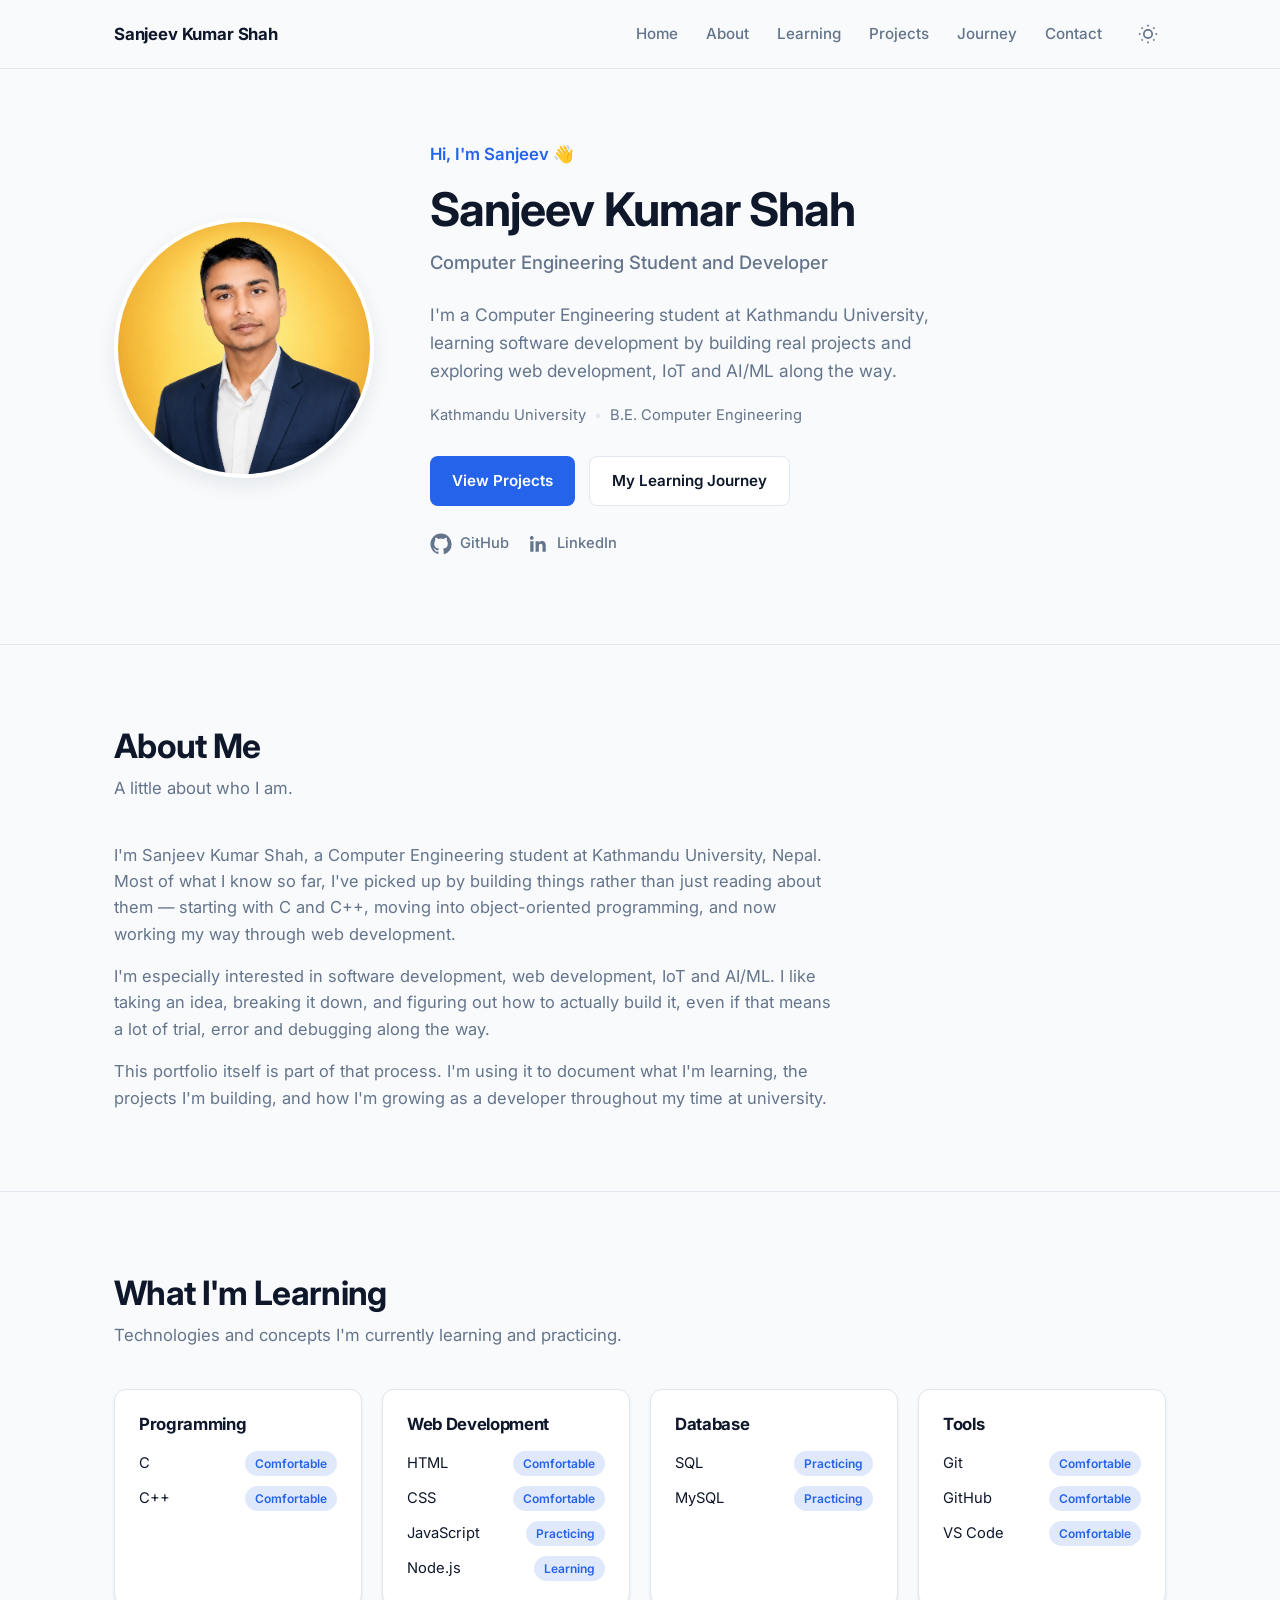
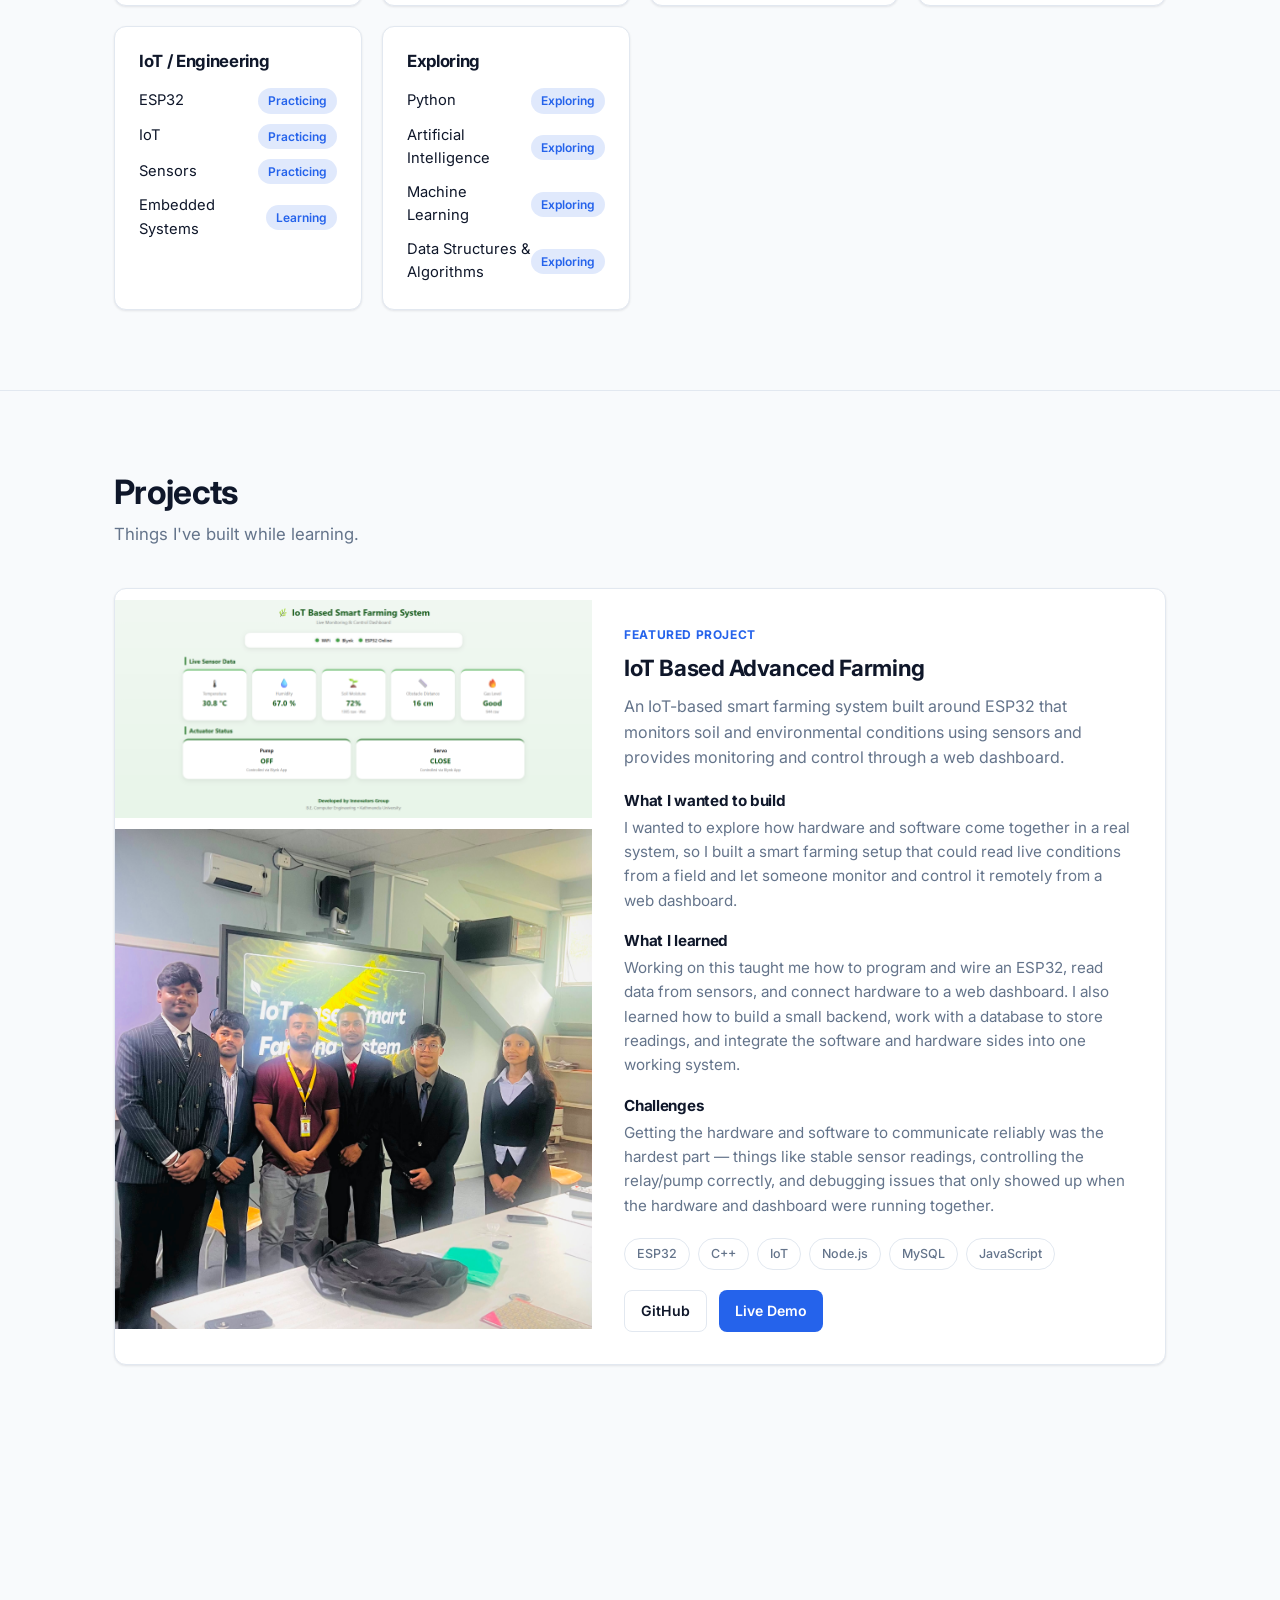
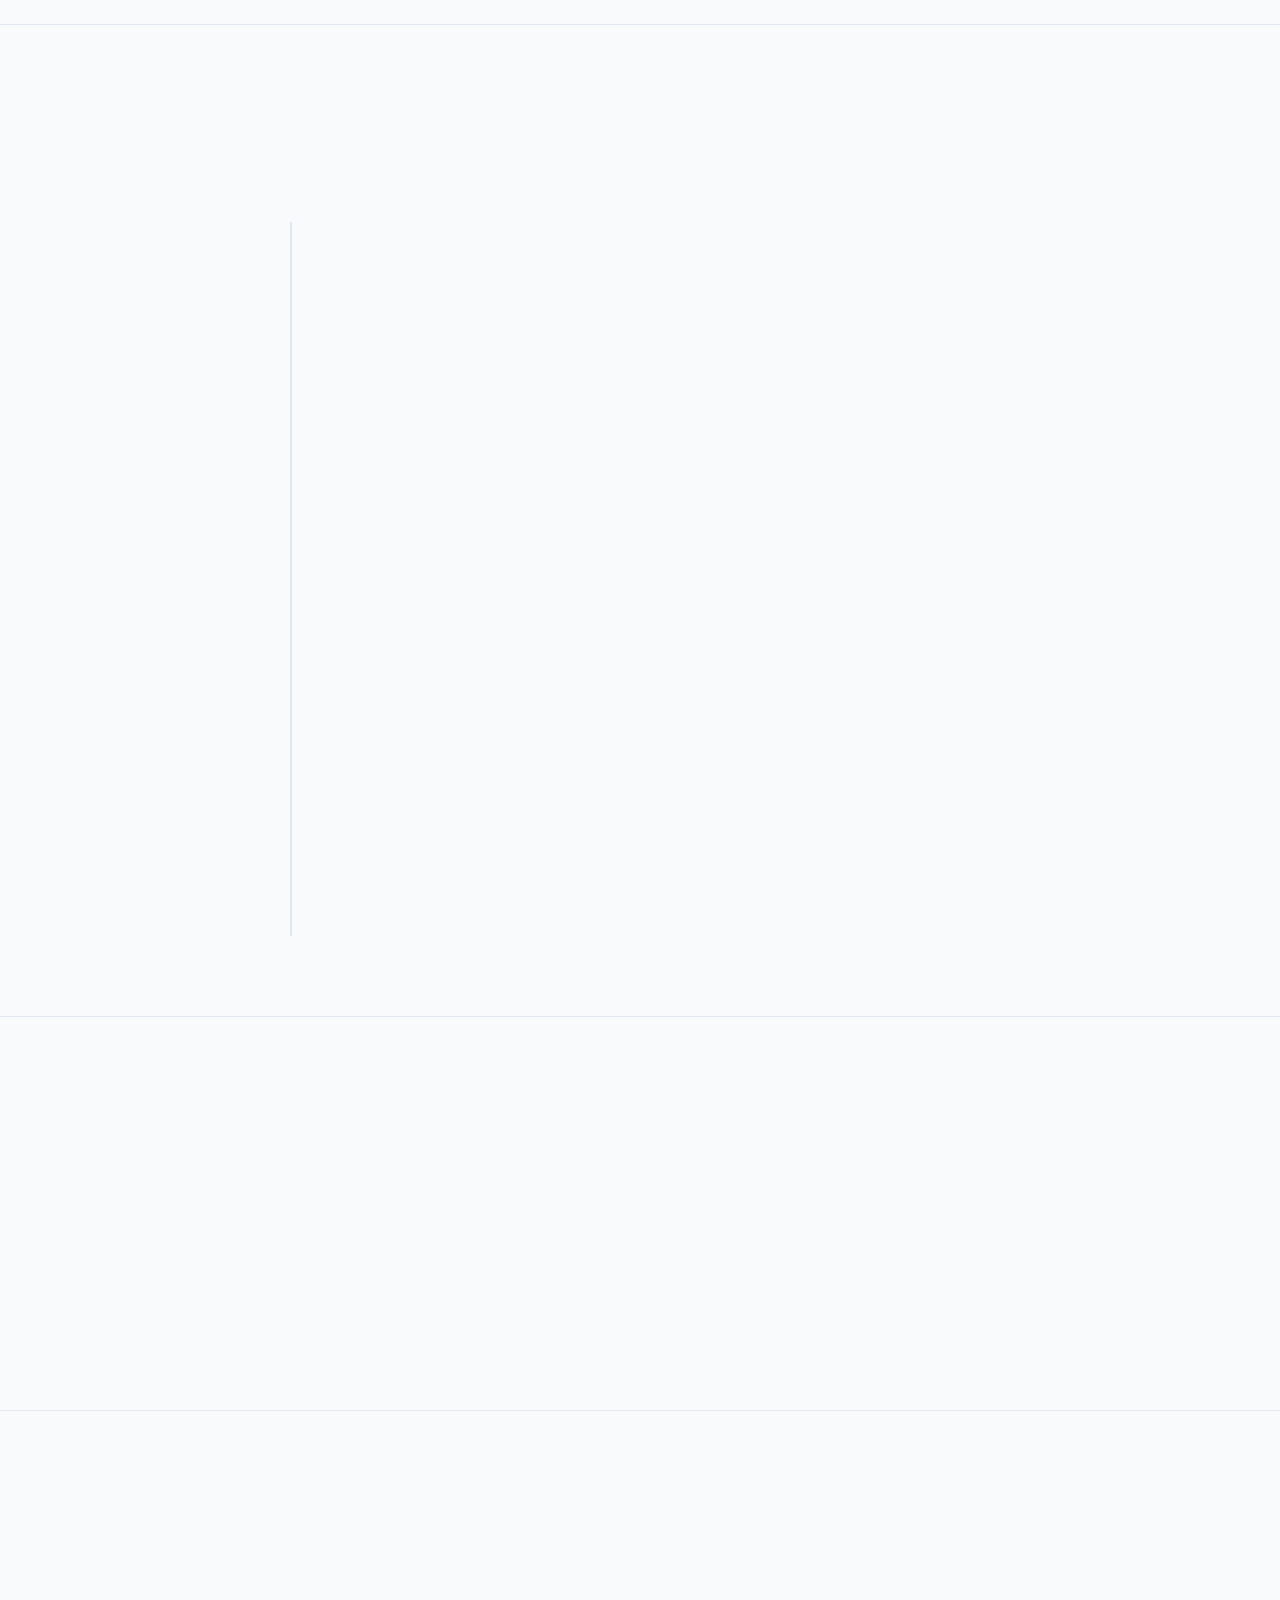
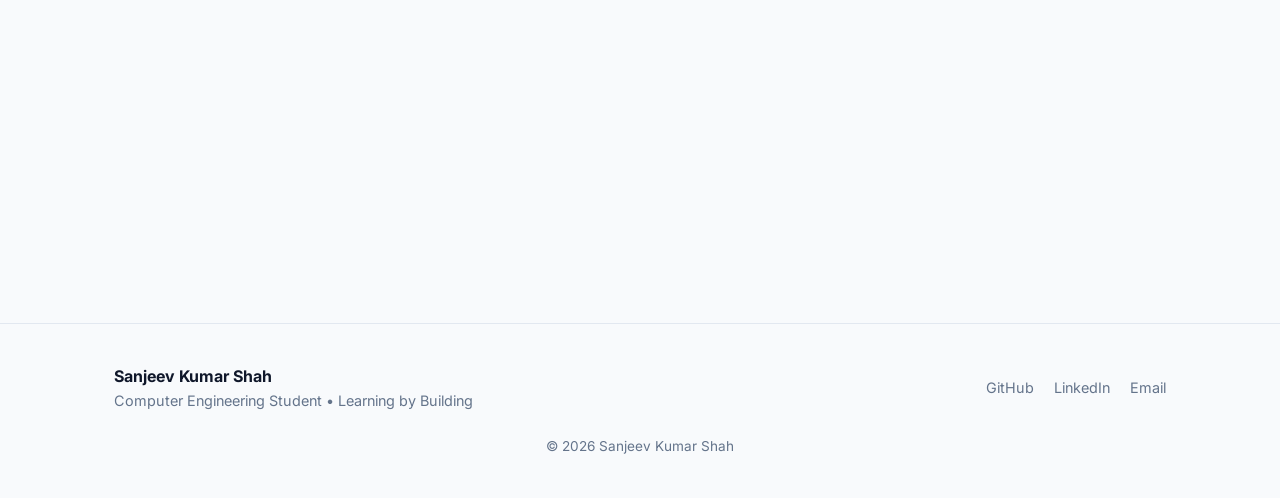
<file: index.html>
<!DOCTYPE html>
<html lang="en">
<head>

    <!-- ============ CHARSET & VIEWPORT ============ -->
    <meta charset="UTF-8">
    <meta name="viewport" content="width=device-width, initial-scale=1.0">

    <!-- <meta name="google-site-verification" content="r2t7p-8wSBsIbMDlZbn2toAnir5kqkb9wHHPvdEp0dc" /> -->
    <meta name="google-site-verification" content="xvXO5SQRZNH00T2v8Ec5EKbkc42Y7o93DeSabK2aAEk" />
    
    <!-- ============ SEO ============ -->
    <title>Sanjeev Kumar Shah - Computer Engineering Student and Developer</title>


    <meta name="description"
          content="Sanjeev Kumar Shah is a Computer Engineering student at Kathmandu University, learning software development, IoT and AI/ML by building real projects.">

    <meta name="author" content="Sanjeev Kumar Shah">

    <meta name="robots" content="index, follow">
    
<link rel="canonical" href="https://sanjeevkumarshah.com.np/">


    <!-- ============ FAVICON ============ -->
    <link rel="icon" type="image/svg+xml" href="favicon2.svg">


    <!-- ============ OPEN GRAPH ============ -->
    <meta property="og:title"
          content="Sanjeev Kumar Shah | Computer Engineering Student & Developer">

    <meta property="og:description"
          content="Computer Engineering student at Kathmandu University, learning by building projects in web development, IoT and AI/ML.">

    <meta property="og:type" content="website">

    <meta property="og:url"
          content="https://sanjeevkumarshah.com.np/">

    <meta property="og:image"
          content="https://sanjeevkumarshah.com.np/assets/profile.png">


    <!-- ============ TWITTER / X CARD ============ -->
    <meta name="twitter:card" content="summary_large_image">

    <meta name="twitter:title" content="Sanjeev Kumar Shah | Computer Engineering Student & Developer">

    <meta name="twitter:description" content="Computer Engineering student at Kathmandu University, learning by building projects in web development, IoT and AI/ML.">

    <meta name="twitter:image" content="https://sanjeevkumarshah.com.np/assets/profile.png">

  <!-- ============ FAVICON ============ -->
  <link rel="icon" type="image/svg+xml" href="favicon2.svg">

  <!-- ============ FONTS ============ -->
  <link rel="preconnect" href="https://fonts.googleapis.com">
  <link rel="preconnect" href="https://fonts.gstatic.com" crossorigin>
  <link href="https://fonts.googleapis.com/css2?family=Inter:wght@400;500;600;700;800&display=swap" rel="stylesheet">

  <!-- ============ STYLES ============ -->
  <link rel="stylesheet" href="style.css">

  <!-- ============ STRUCTURED DATA (Person) ============ -->
<script type="application/ld+json">
{
  "@context": "https://schema.org",
  "@type": "Person",
  "name": "Sanjeev Kumar Shah",
  "url": "https://sanjeevkumarshah.com.np/",
  "jobTitle": "Computer Engineering Student",
  "sameAs": [
    "https://github.com/SANJEEVKUMARSHAH",
    "https://www.linkedin.com/in/sanjeev-kumar-shah-749a11380"
  ]
}
</script>
</head>
<body>

  <!-- ============ SKIP LINK ============ -->
  <a class="skip-link" href="#main">Skip to main content</a>

  <!-- ============ HEADER / NAVIGATION ============ -->
  <header>
    <nav class="navbar" aria-label="Primary navigation">
      <div class="nav-container">
        <a href="#" class="nav-logo">Sanjeev Kumar Shah</a>

        <button class="nav-toggle" id="navToggle" aria-label="Toggle menu" aria-expanded="false" aria-controls="navMenu">
          <span class="hamburger"></span>
        </button>

        <ul class="nav-menu" id="navMenu">
          <li><a href="#home" class="nav-link">Home</a></li>
          <li><a href="#about" class="nav-link">About</a></li>
          <li><a href="#learning" class="nav-link">Learning</a></li>
          <li><a href="#projects" class="nav-link">Projects</a></li>
          <li><a href="#journey" class="nav-link">Journey</a></li>
          <li><a href="#contact" class="nav-link">Contact</a></li>
          <li>
            <button class="theme-toggle" id="themeToggle" aria-label="Toggle dark mode">
              <svg class="icon-sun" width="20" height="20" viewBox="0 0 24 24" fill="none" stroke="currentColor" stroke-width="2" aria-hidden="true"><circle cx="12" cy="12" r="5"></circle><line x1="12" y1="1" x2="12" y2="3"></line><line x1="12" y1="21" x2="12" y2="23"></line><line x1="4.22" y1="4.22" x2="5.64" y2="5.64"></line><line x1="18.36" y1="18.36" x2="19.78" y2="19.78"></line><line x1="1" y1="12" x2="3" y2="12"></line><line x1="21" y1="12" x2="23" y2="12"></line><line x1="4.22" y1="19.78" x2="5.64" y2="18.36"></line><line x1="18.36" y1="5.64" x2="19.78" y2="4.22"></line></svg>
              <svg class="icon-moon" width="20" height="20" viewBox="0 0 24 24" fill="none" stroke="currentColor" stroke-width="2" aria-hidden="true"><path d="M21 12.79A9 9 0 1 1 11.21 3 7 7 0 0 0 21 12.79z"></path></svg>
            </button>
          </li>
        </ul>
      </div>
    </nav>
  </header>

  <main id="main">

    <!-- ============ HERO ============ -->
    <section id="home" class="hero">
      <div class="container hero-grid">
        <div class="hero-image reveal">
          <img src="assets/profile.png" alt="Sanjeev Kumar Shah, Computer Engineering student" width="260" height="260" loading="eager">
        </div>

        <div class="hero-content reveal">
        <p class="hero-greeting">Hi, I'm Sanjeev 👋</p>
        <h1 class="hero-title">Sanjeev Kumar Shah</h1>
        <p class="hero-subtitle">Computer Engineering Student and Developer</p>
          <p class="hero-text">
            I'm a Computer Engineering student at Kathmandu University, learning software
            development by building real projects and exploring web development, IoT and AI/ML
            along the way.
          </p>

          <div class="hero-edu">
            <span>Kathmandu University</span>
            <span class="dot" aria-hidden="true">•</span>
            <span>B.E. Computer Engineering</span>
          </div>

          <div class="hero-buttons">
            <a href="#projects" class="btn btn-primary">View Projects</a>
            <a href="#journey" class="btn btn-secondary">My Learning Journey</a>
          </div>

          <div class="hero-socials">
            <a href="https://github.com/SANJEEVKUMARSHAH" target="_blank" rel="noopener noreferrer" class="social-link" aria-label="GitHub profile">
              <svg width="22" height="22" viewBox="0 0 24 24" fill="currentColor" aria-hidden="true"><path d="M12 .5C5.65.5.5 5.65.5 12c0 5.09 3.29 9.4 7.86 10.93.57.1.78-.25.78-.55 0-.27-.01-1.17-.02-2.12-3.2.7-3.87-1.36-3.87-1.36-.53-1.34-1.29-1.7-1.29-1.7-1.05-.72.08-.7.08-.7 1.17.08 1.78 1.2 1.78 1.2 1.03 1.77 2.71 1.26 3.37.96.1-.75.4-1.26.73-1.55-2.56-.29-5.25-1.28-5.25-5.7 0-1.26.45-2.29 1.19-3.1-.12-.29-.52-1.46.11-3.05 0 0 .97-.31 3.18 1.18a11.1 11.1 0 0 1 5.79 0c2.2-1.49 3.17-1.18 3.17-1.18.64 1.59.24 2.76.12 3.05.74.81 1.18 1.84 1.18 3.1 0 4.43-2.69 5.4-5.26 5.69.41.36.78 1.08.78 2.17 0 1.57-.01 2.83-.01 3.22 0 .3.2.66.79.55A10.52 10.52 0 0 0 23.5 12c0-6.35-5.15-11.5-11.5-11.5z"></path></svg>
              GitHub
            </a>
            <a href="http://www.linkedin.com/in/sanjeev-kumar-shah-749a11380" target="_blank" rel="noopener noreferrer" class="social-link" aria-label="LinkedIn profile">
              <svg width="22" height="22" viewBox="0 0 24 24" fill="currentColor" aria-hidden="true"><path d="M20.45 20.45h-3.56v-5.57c0-1.33-.02-3.04-1.85-3.04-1.86 0-2.14 1.45-2.14 2.94v5.67H9.34V9h3.42v1.56h.05c.48-.9 1.64-1.85 3.38-1.85 3.61 0 4.28 2.38 4.28 5.47v6.27zM5.34 7.43a2.07 2.07 0 1 1 0-4.13 2.07 2.07 0 0 1 0 4.13zM7.12 20.45H3.56V9h3.56v11.45z"></path></svg>
              LinkedIn
            </a>
          </div>
        </div>
      </div>
    </section>

    <!-- ============ ABOUT ============ -->
    <section id="about" class="section about">
      <div class="container">
        <h2 class="section-title reveal">About Me</h2>
        <p class="section-subtitle reveal">A little about who I am.</p>

        <div class="about-content reveal">
          <p>
            I'm Sanjeev Kumar Shah, a Computer Engineering student at Kathmandu University, Nepal.
            Most of what I know so far, I've picked up by building things rather than just reading
            about them &mdash; starting with C and C++, moving into object-oriented programming,
            and now working my way through web development.
          </p>
          <p>
            I'm especially interested in software development, web development, IoT and AI/ML.
            I like taking an idea, breaking it down, and figuring out how to actually build it,
            even if that means a lot of trial, error and debugging along the way.
          </p>
          <p>
            This portfolio itself is part of that process. I'm using it to document what I'm
            learning, the projects I'm building, and how I'm growing as a developer throughout
            my time at university.
          </p>
        </div>
      </div>
    </section>

    <!-- ============ WHAT I'M LEARNING ============ -->
    <section id="learning" class="section learning">
      <div class="container">
        <h2 class="section-title reveal">What I'm Learning</h2>
        <p class="section-subtitle reveal">Technologies and concepts I'm currently learning and practicing.</p>

        <div class="learning-grid">

          <div class="learning-card reveal">
            <h3>Programming</h3>
            <ul class="skill-list">
              <li><span>C</span><span class="skill-tag">Comfortable</span></li>
              <li><span>C++</span><span class="skill-tag">Comfortable</span></li>
            </ul>
          </div>

          <div class="learning-card reveal">
            <h3>Web Development</h3>
            <ul class="skill-list">
              <li><span>HTML</span><span class="skill-tag">Comfortable</span></li>
              <li><span>CSS</span><span class="skill-tag">Comfortable</span></li>
              <li><span>JavaScript</span><span class="skill-tag">Practicing</span></li>
              <li><span>Node.js</span><span class="skill-tag">Learning</span></li>
            </ul>
          </div>

          <div class="learning-card reveal">
            <h3>Database</h3>
            <ul class="skill-list">
              <li><span>SQL</span><span class="skill-tag">Practicing</span></li>
              <li><span>MySQL</span><span class="skill-tag">Practicing</span></li>
            </ul>
          </div>

          <div class="learning-card reveal">
            <h3>Tools</h3>
            <ul class="skill-list">
              <li><span>Git</span><span class="skill-tag">Comfortable</span></li>
              <li><span>GitHub</span><span class="skill-tag">Comfortable</span></li>
              <li><span>VS Code</span><span class="skill-tag">Comfortable</span></li>
            </ul>
          </div>

          <div class="learning-card reveal">
            <h3>IoT / Engineering</h3>
            <ul class="skill-list">
              <li><span>ESP32</span><span class="skill-tag">Practicing</span></li>
              <li><span>IoT</span><span class="skill-tag">Practicing</span></li>
              <li><span>Sensors</span><span class="skill-tag">Practicing</span></li>
              <li><span>Embedded Systems</span><span class="skill-tag">Learning</span></li>
            </ul>
          </div>

          <div class="learning-card reveal">
            <h3>Exploring</h3>
            <ul class="skill-list">
              <li><span>Python</span><span class="skill-tag">Exploring</span></li>
              <li><span>Artificial Intelligence</span><span class="skill-tag">Exploring</span></li>
              <li><span>Machine Learning</span><span class="skill-tag">Exploring</span></li>
              <li><span>Data Structures &amp; Algorithms</span><span class="skill-tag">Exploring</span></li>
            </ul>
          </div>

        </div>
      </div>
    </section>

    <!-- ============ PROJECTS ============ -->
    <section id="projects" class="section projects">
      <div class="container">
        <h2 class="section-title reveal">Projects</h2>
        <p class="section-subtitle reveal">Things I've built while learning.</p>

        <!-- Featured Project -->
        <article class="project-card featured reveal">
          <div class="project-image">
            <img src="assets/projects/smart-farming webpage.png" alt="IoT Based Advanced Farming project"  id ="web-img" loading="lazy" >
            <img src="assets/projects/group.jpg"  alt="project Member" id="group-img"  loading="lazy" >
          </div>
          <div class="project-details">
            <span class="project-badge">Featured Project</span>
            <h3>IoT Based Advanced Farming</h3>
            <p class="project-description">
              An IoT-based smart farming system built around ESP32 that monitors soil and
              environmental conditions using sensors and provides monitoring and control
              through a web dashboard.
            </p>

            <div class="project-block">
              <h4>What I wanted to build</h4>
              <p>
                I wanted to explore how hardware and software come together in a real system,
                so I built a smart farming setup that could read live conditions from a field
                and let someone monitor and control it remotely from a web dashboard.
              </p>
            </div>

            <div class="project-block">
              <h4>What I learned</h4>
              <p>
                Working on this taught me how to program and wire an ESP32, read data from
                sensors, and connect hardware to a web dashboard. I also learned how to build
                a small backend, work with a database to store readings, and integrate the
                software and hardware sides into one working system.
              </p>
            </div>

            <div class="project-block">
              <h4>Challenges</h4>
              <p>
                Getting the hardware and software to communicate reliably was the hardest part
                &mdash; things like stable sensor readings, controlling the relay/pump correctly,
                and debugging issues that only showed up when the hardware and dashboard were
                running together.
              </p>
            </div>

            <div class="project-tags">
              <span class="tag">ESP32</span>
              <span class="tag">C++</span>
              <span class="tag">IoT</span>
              <span class="tag">Node.js</span>
              <span class="tag">MySQL</span>
              <span class="tag">JavaScript</span>
            </div>

            <div class="project-buttons">
              <a href="https://github.com/SANJEEVKUMARSHAH/iot-smart-farming-esp32.git" class="btn btn-secondary btn-small" aria-label="GitHub repository for IoT Based Advanced Farming">GitHub</a>
              <a href="#" class="btn btn-primary btn-small" aria-label="Live demo for IoT Based Advanced Farming">Live Demo</a>
            </div>
          </div>
        </article>

       

        <!-- Future Projects -->
        <div class="project-card future reveal">
          <h3>More Projects Coming Soon</h3>
          <p>I'm continuing to learn and build. More projects will be added here as I progress.</p>
        </div>

      </div>
    </section>

    <!-- ============ LEARNING JOURNEY ============ -->
    <section id="journey" class="section journey">
      <div class="container">
        <h2 class="section-title reveal">My Learning Journey</h2>
        <p class="section-subtitle reveal">A timeline of what I've been learning and building.</p>

        <ol class="timeline">
          <li class="timeline-item reveal">
            <div class="timeline-marker" aria-hidden="true"></div>
            <div class="timeline-content">
              <h3>Started Computer Engineering</h3>
              <p>Began my B.E. in Computer Engineering at Kathmandu University.</p>
            </div>
          </li>
          <li class="timeline-item reveal">
            <div class="timeline-marker" aria-hidden="true"></div>
            <div class="timeline-content">
              <h3>C</h3>
              <p>Learned the fundamentals of programming with C.</p>
            </div>
          </li>
          <li class="timeline-item reveal">
            <div class="timeline-marker" aria-hidden="true"></div>
            <div class="timeline-content">
              <h3>C++</h3>
              <p>Moved on to C++ and built on my programming fundamentals.</p>
            </div>
          </li>
          <li class="timeline-item reveal">
            <div class="timeline-marker" aria-hidden="true"></div>
            <div class="timeline-content">
              <h3>Object-Oriented Programming</h3>
              <p>Learned OOP concepts and applied them in projects like the Library Management System.</p>
            </div>
          </li>
          <li class="timeline-item reveal">
            <div class="timeline-marker" aria-hidden="true"></div>
            <div class="timeline-content">
              <h3>HTML &amp; CSS</h3>
              <p>Started building web pages and learning how to structure and style them.</p>
            </div>
          </li>
          <li class="timeline-item reveal">
            <div class="timeline-marker" aria-hidden="true"></div>
            <div class="timeline-content">
              <h3>JavaScript</h3>
              <p>Began learning JavaScript to make web pages interactive.</p>
            </div>
          </li>
          <li class="timeline-item reveal">
            <div class="timeline-marker" aria-hidden="true"></div>
            <div class="timeline-content">
              <h3>Git &amp; GitHub</h3>
              <p>Learned version control and how to manage and share my projects.</p>
            </div>
          </li>
          <li class="timeline-item reveal">
            <div class="timeline-marker" aria-hidden="true"></div>
            <div class="timeline-content">
              <h3>IoT / ESP32</h3>
              <p>Explored embedded systems and IoT by building the Smart Farming project with ESP32.</p>
            </div>
          </li>
          <li class="timeline-item reveal current">
            <div class="timeline-marker" aria-hidden="true"></div>
            <div class="timeline-content">
              <h3>Current Learning</h3>
              <p>Python, Data Structures, AI/ML, Backend Development.</p>
            </div>
          </li>
        </ol>
      </div>
    </section>

    <!-- ============ CURRENTLY WORKING ON ============ -->
    <section id="currently" class="section currently">
      <div class="container">
        <h2 class="section-title reveal">Currently Working On</h2>

        <!--
          EASY TO UPDATE: edit the content inside .current-card below
          to change what you're currently working on.
        -->
        <div class="current-card reveal">
          <span class="status-badge">In Progress</span>
          <h3>Improving JavaScript</h3>
          <p>
            I'm currently strengthening my JavaScript fundamentals and learning more about
            asynchronous programming, APIs and backend development.
          </p>
        </div>
      </div>
    </section>

    <!-- ============ CONTACT ============ -->
    <section id="contact" class="section contact">
      <div class="container">
        <h2 class="section-title reveal">Let's Connect</h2>
        <p class="section-subtitle reveal">
          I'm always interested in learning, building projects and connecting with other
          students and developers.
        </p>

        <div class="contact-grid">
          <a href="mailto:shahsanjeev700@gmail.com" class="contact-card reveal">
            <svg width="24" height="24" viewBox="0 0 24 24" fill="none" stroke="currentColor" stroke-width="2" aria-hidden="true"><path d="M4 4h16v16H4z" opacity="0"></path><path d="M22 6c0-1.1-.9-2-2-2H4a2 2 0 0 0-2 2v12c0 1.1.9 2 2 2h16a2 2 0 0 0 2-2V6z"></path><polyline points="22,6 12,13 2,6"></polyline></svg>
            <h3>Email</h3>
            <p>shahsanjeev700@gmail.com</p>
          </a>

          <a href="https://github.com/SANJEEVKUMARSHAH" target="_blank" rel="noopener noreferrer" class="contact-card reveal">
            <svg width="24" height="24" viewBox="0 0 24 24" fill="currentColor" aria-hidden="true"><path d="M12 .5C5.65.5.5 5.65.5 12c0 5.09 3.29 9.4 7.86 10.93.57.1.78-.25.78-.55 0-.27-.01-1.17-.02-2.12-3.2.7-3.87-1.36-3.87-1.36-.53-1.34-1.29-1.7-1.29-1.7-1.05-.72.08-.7.08-.7 1.17.08 1.78 1.2 1.78 1.2 1.03 1.77 2.71 1.26 3.37.96.1-.75.4-1.26.73-1.55-2.56-.29-5.25-1.28-5.25-5.7 0-1.26.45-2.29 1.19-3.1-.12-.29-.52-1.46.11-3.05 0 0 .97-.31 3.18 1.18a11.1 11.1 0 0 1 5.79 0c2.2-1.49 3.17-1.18 3.17-1.18.64 1.59.24 2.76.12 3.05.74.81 1.18 1.84 1.18 3.1 0 4.43-2.69 5.4-5.26 5.69.41.36.78 1.08.78 2.17 0 1.57-.01 2.83-.01 3.22 0 .3.2.66.79.55A10.52 10.52 0 0 0 23.5 12c0-6.35-5.15-11.5-11.5-11.5z"></path></svg>
            <h3>GitHub</h3>
            <p>github.com/SANJEEVKUMARSHAH</p>
          </a>

          <a href="http://www.linkedin.com/in/sanjeev-kumar-shah-749a11380" target="_blank" rel="noopener noreferrer" class="contact-card reveal">
            <svg width="24" height="24" viewBox="0 0 24 24" fill="currentColor" aria-hidden="true"><path d="M20.45 20.45h-3.56v-5.57c0-1.33-.02-3.04-1.85-3.04-1.86 0-2.14 1.45-2.14 2.94v5.67H9.34V9h3.42v1.56h.05c.48-.9 1.64-1.85 3.38-1.85 3.61 0 4.28 2.38 4.28 5.47v6.27zM5.34 7.43a2.07 2.07 0 1 1 0-4.13 2.07 2.07 0 0 1 0 4.13zM7.12 20.45H3.56V9h3.56v11.45z"></path></svg>
            <h3>LinkedIn</h3>
            <p>linkedin.com/in/sanjeev-kumar-shah</p>
          </a>
        </div>

        <div class="resume-download reveal">
          <a href="assets/resume.pdf" class="btn btn-secondary" view> View Resume</a>
        </div>
      </div>
    </section>

  </main>

  <!-- ============ FOOTER ============ -->
  <footer class="footer">
    <div class="container footer-content">
      <div class="footer-info">
        <p class="footer-name">Sanjeev Kumar Shah</p>
        <p class="footer-tagline">Computer Engineering Student &bull; Learning by Building</p>
      </div>

      <ul class="footer-links">
        <li><a href="https://github.com/SANJEEVKUMARSHAH" target="_blank" rel="noopener noreferrer">GitHub</a></li>
        <li><a href="http://www.linkedin.com/in/sanjeev-kumar-shah-749a11380" target="_blank" rel="noopener noreferrer">LinkedIn</a></li>
        <li><a href="mailto:shahsanjeev700@gmail.com">Email</a></li>
      </ul>

      <p class="footer-copyright">&copy; <span id="year"></span> Sanjeev Kumar Shah</p>
    </div>
  </footer>

  <script src="script.js"></script>
</body>
</html>
</file>
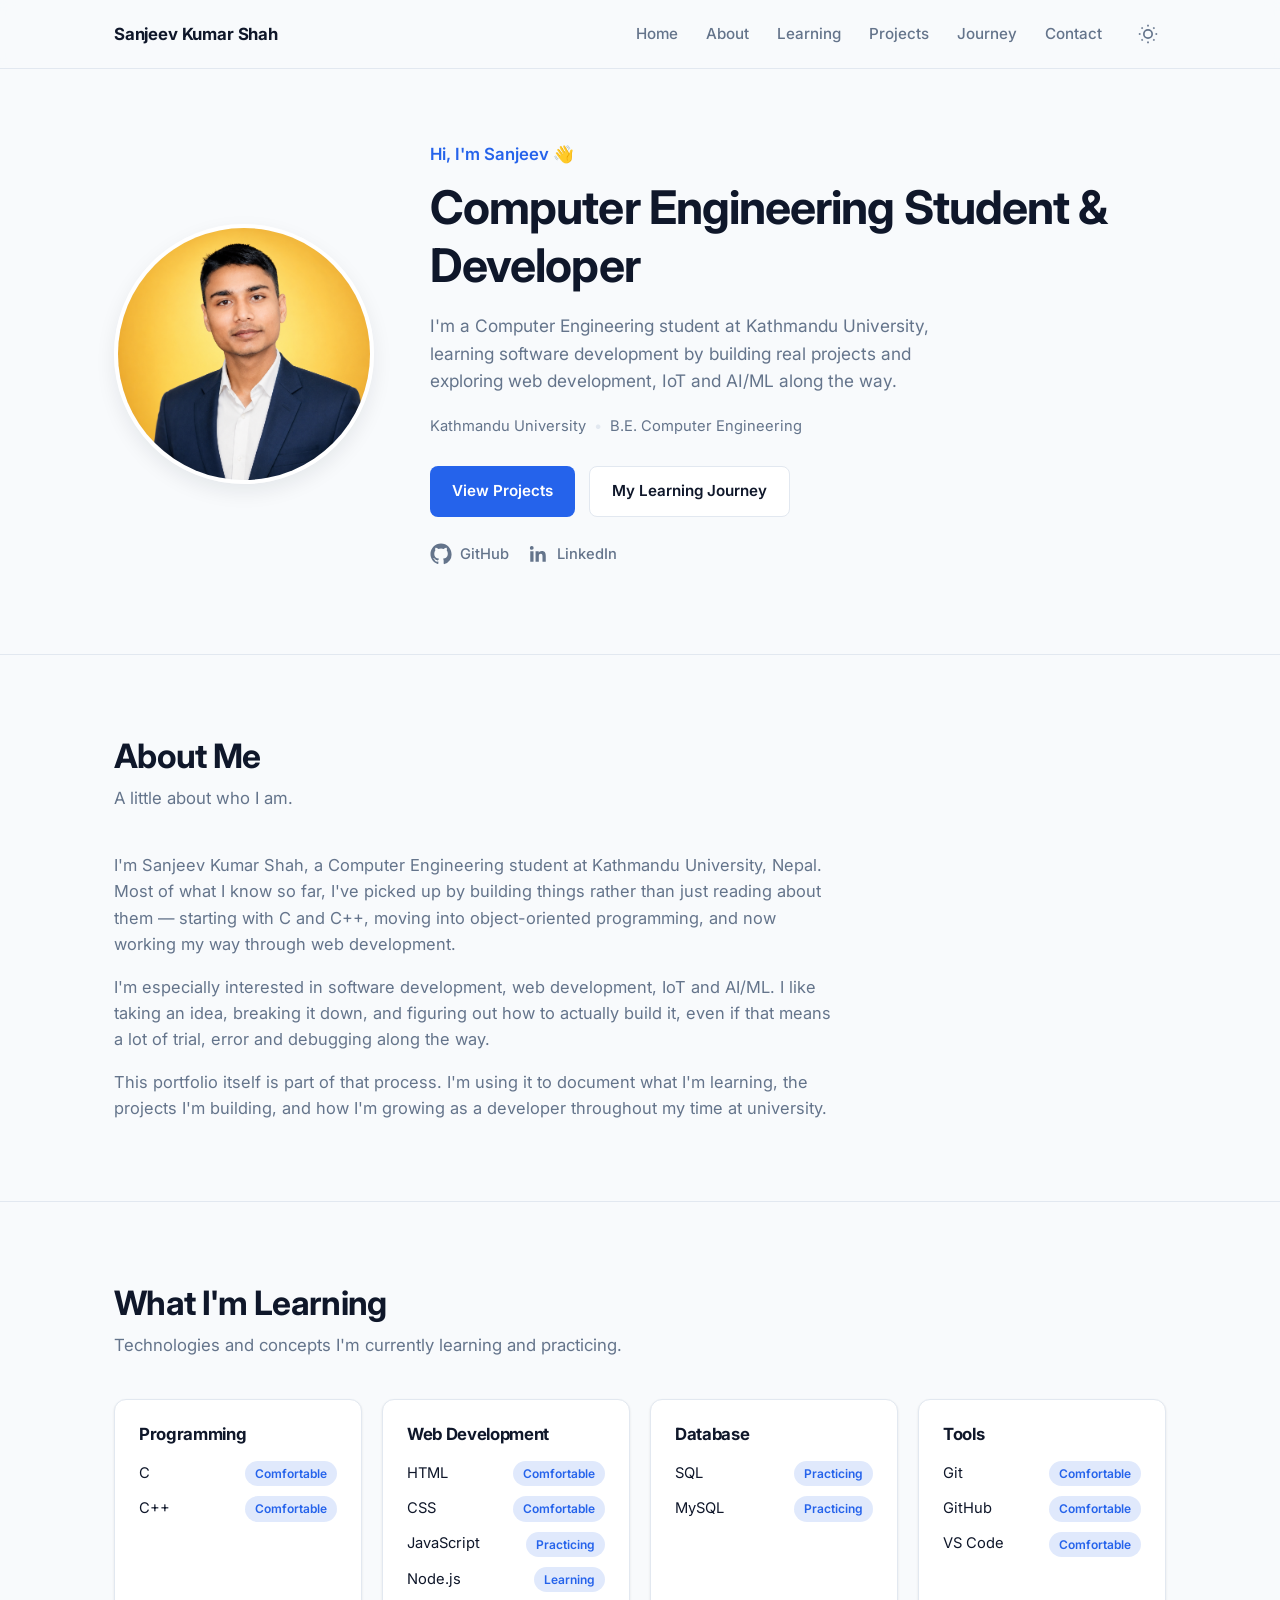
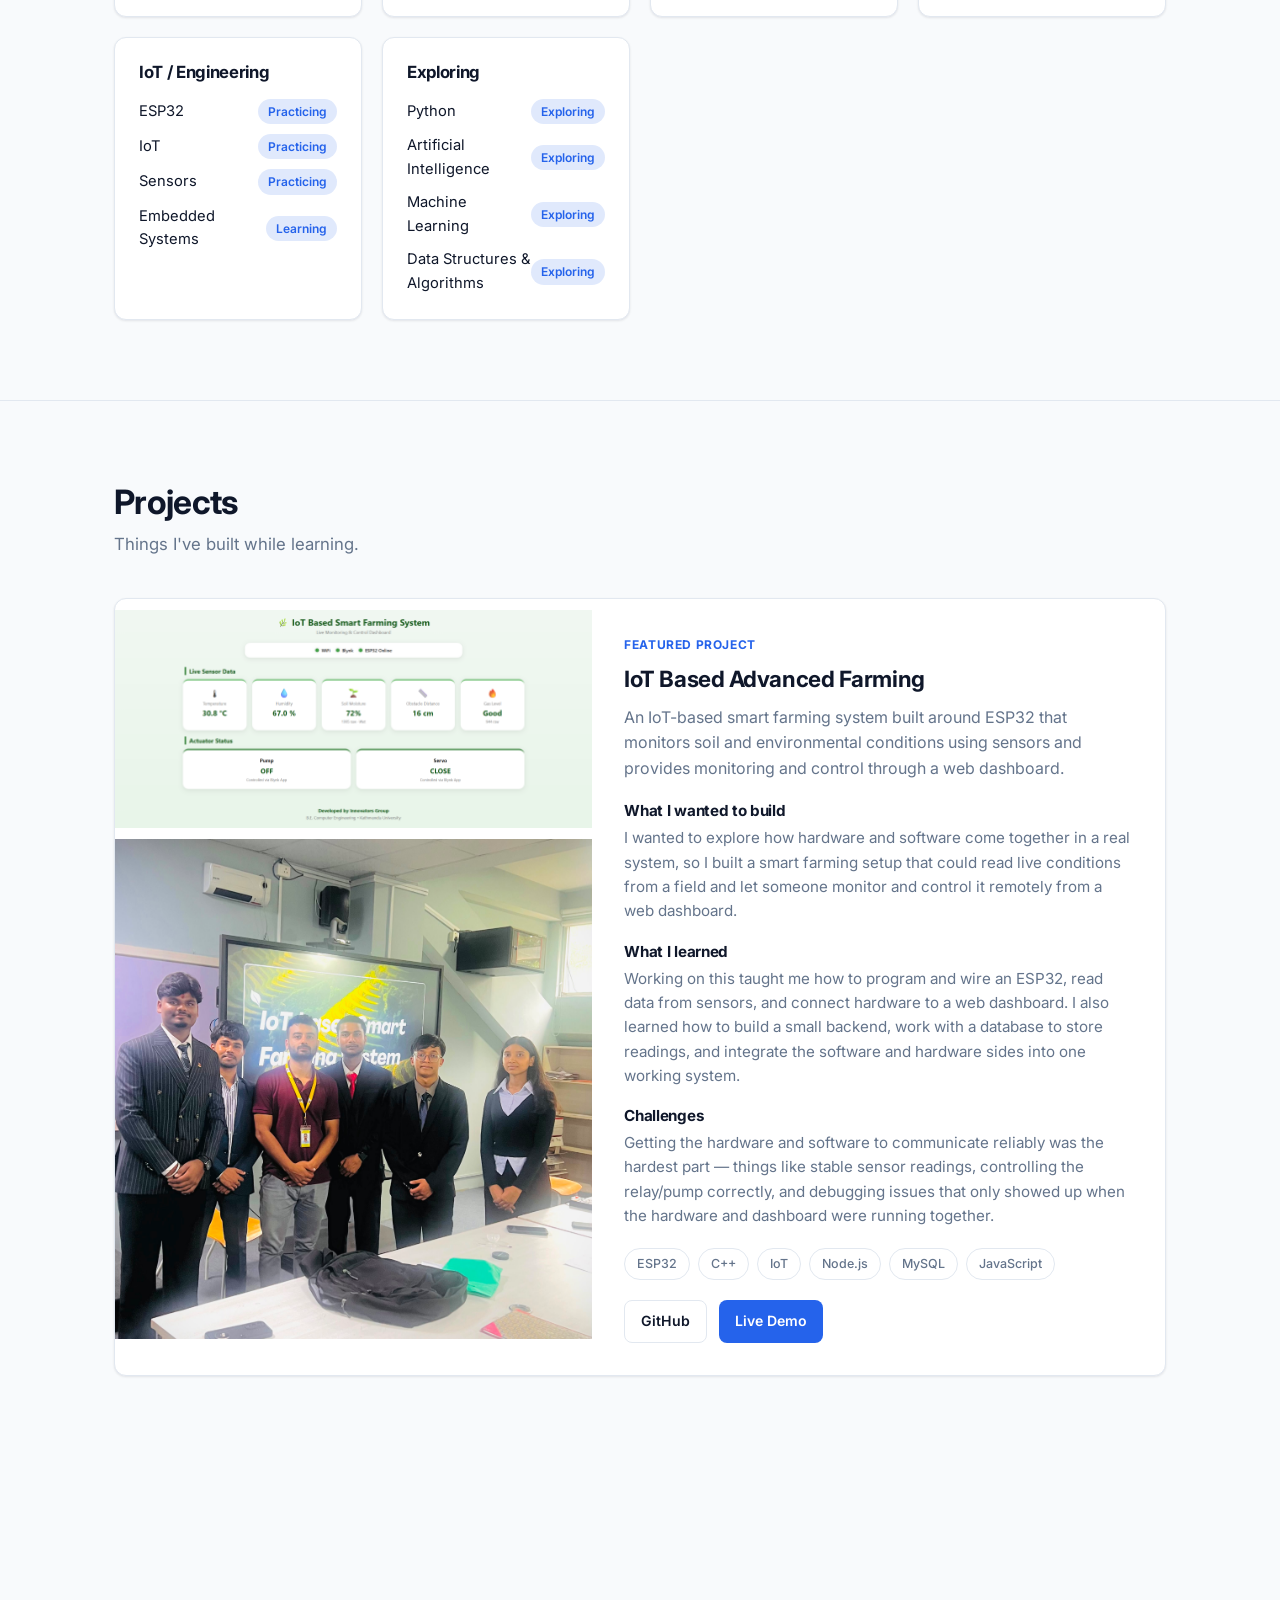
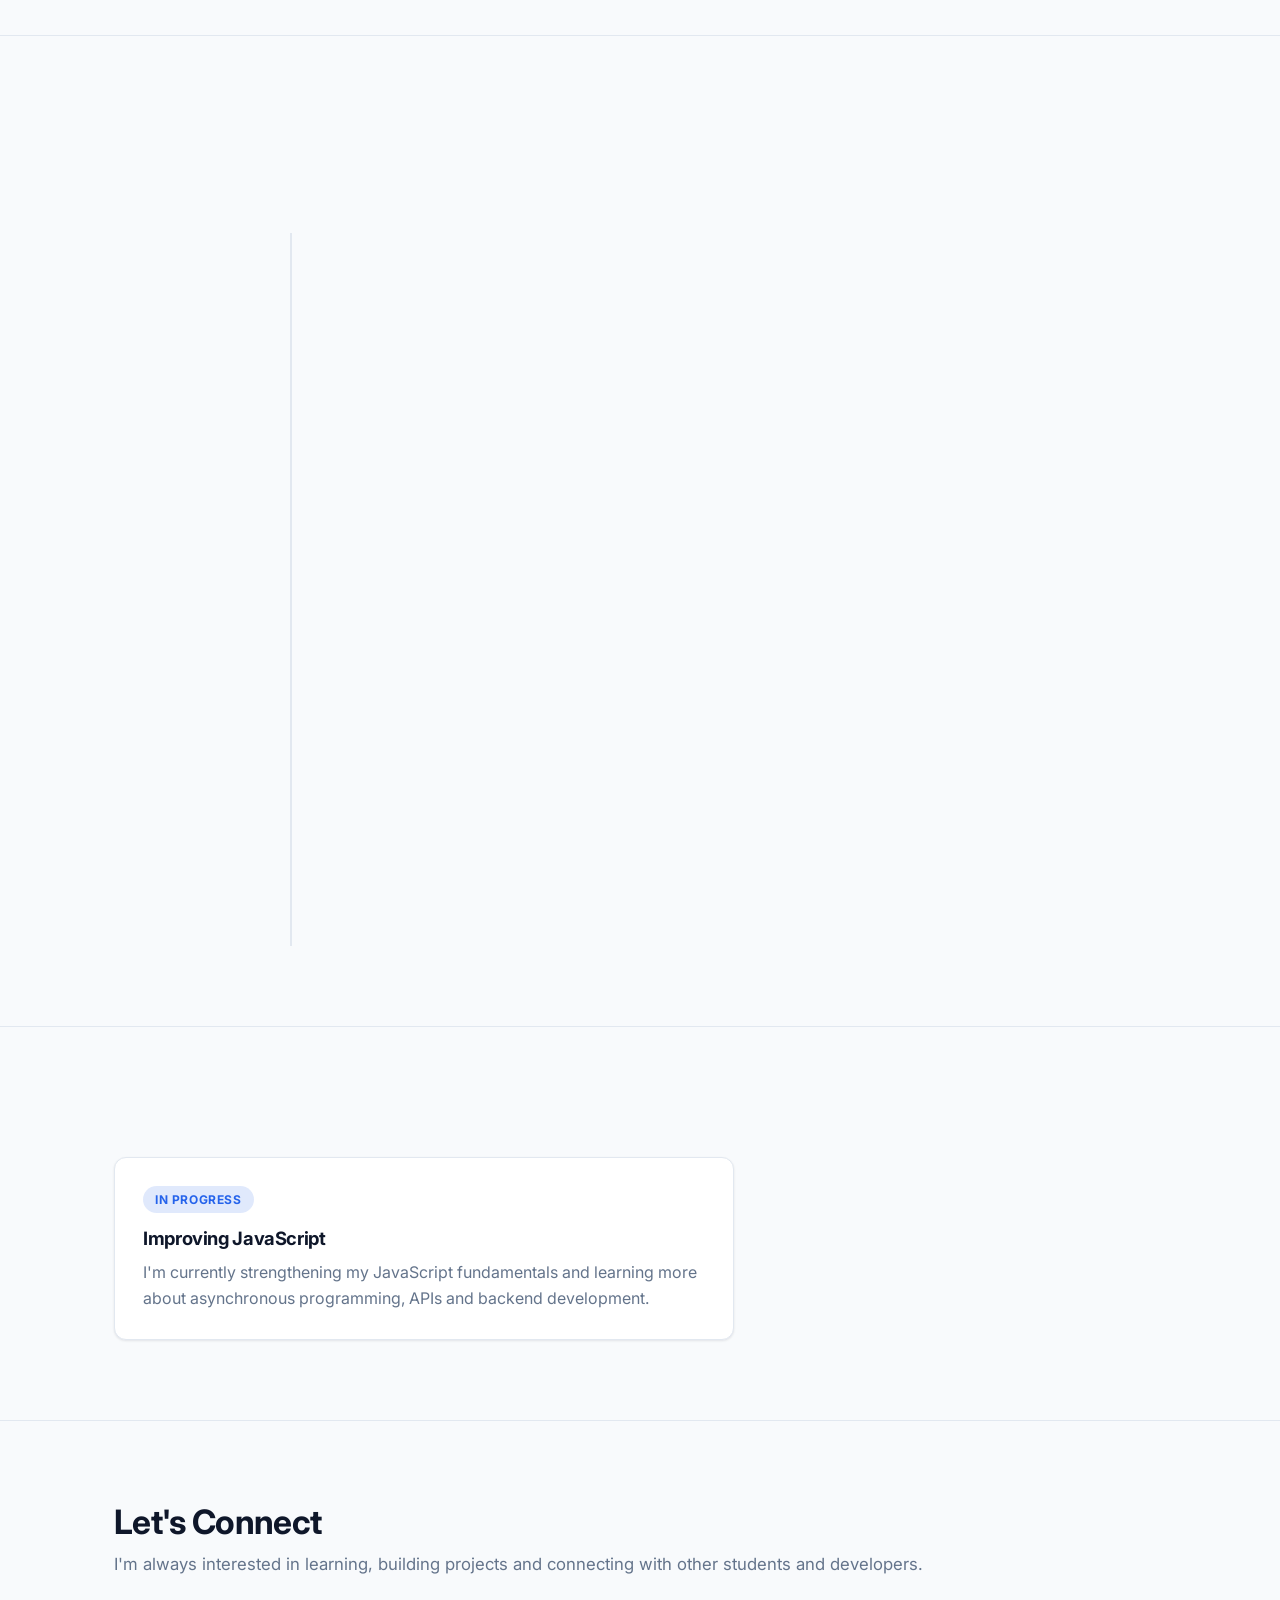
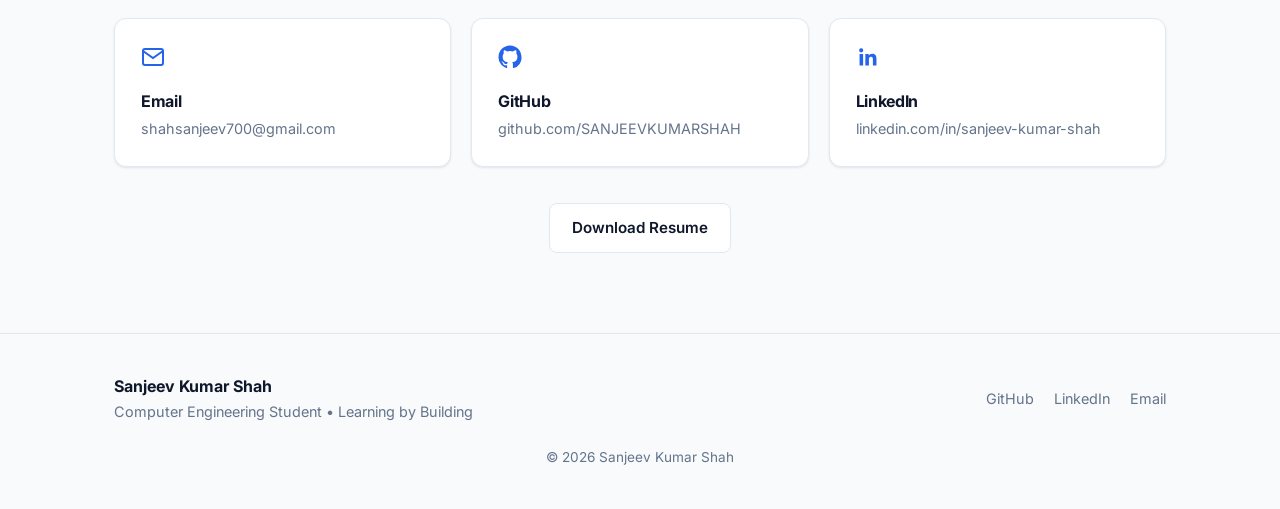
<file: portfolio/index.html>
<!DOCTYPE html>
<html lang="en">
<head>

    <!-- ============ CHARSET & VIEWPORT ============ -->
    <meta charset="UTF-8">
    <meta name="viewport" content="width=device-width, initial-scale=1.0">


    <!-- ============ SEO ============ -->
    <title>Sanjeev Kumar Shah | Computer Engineering Student & Developer</title>

    <meta name="description"
          content="Sanjeev Kumar Shah is a Computer Engineering student at Kathmandu University, learning software development, IoT and AI/ML by building real projects.">

    <meta name="author" content="Sanjeev Kumar Shah">

    <meta name="robots" content="index, follow">

    <link rel="canonical"
          href="https://sanjeevkumarshah.github.io/Portfolio/">


    <!-- ============ FAVICON ============ -->
    <link rel="icon" type="image/svg+xml" href="favicon.svg">


    <!-- ============ OPEN GRAPH ============ -->
    <meta property="og:title"
          content="Sanjeev Kumar Shah | Computer Engineering Student & Developer">

    <meta property="og:description"
          content="Computer Engineering student at Kathmandu University, learning by building projects in web development, IoT and AI/ML.">

    <meta property="og:type" content="website">

    <meta property="og:url"
          content="https://sanjeevkumarshah.github.io/Portfolio/">

    <meta property="og:image"
          content="https://sanjeevkumarshah.github.io/Portfolio/assets/profile.png">


    <!-- ============ TWITTER / X CARD ============ -->
    <meta name="twitter:card" content="summary_large_image">

    <meta name="twitter:title" content="Sanjeev Kumar Shah | Computer Engineering Student & Developer">

    <meta name="twitter:description" content="Computer Engineering student at Kathmandu University, learning by building projects in web development, IoT and AI/ML.">

    <meta name="twitter:image" content="https://sanjeevkumarshah.github.io/Portfolio/assets/profile.png">

  <!-- ============ FAVICON ============ -->
  <link rel="icon" type="image/svg+xml" href="favicon2.svg">

  <!-- ============ FONTS ============ -->
  <link rel="preconnect" href="https://fonts.googleapis.com">
  <link rel="preconnect" href="https://fonts.gstatic.com" crossorigin>
  <link href="https://fonts.googleapis.com/css2?family=Inter:wght@400;500;600;700;800&display=swap" rel="stylesheet">

  <!-- ============ STYLES ============ -->
  <link rel="stylesheet" href="style.css">

  <!-- ============ STRUCTURED DATA (Person) ============ -->
<script type="application/ld+json">
{
  "@context": "https://schema.org",
  "@type": "Person",
  "name": "Sanjeev Kumar Shah",
  "url": "https://sanjeevkumarshah.github.io/Portfolio/",
  "jobTitle": "Computer Engineering Student",
  "sameAs": [
    "https://github.com/SANJEEVKUMARSHAH",
    "https://www.linkedin.com/in/sanjeev-kumar-shah-749a11380"
  ]
}
</script>
</head>
<body>

  <!-- ============ SKIP LINK ============ -->
  <a class="skip-link" href="#main">Skip to main content</a>

  <!-- ============ HEADER / NAVIGATION ============ -->
  <header>
    <nav class="navbar" aria-label="Primary navigation">
      <div class="nav-container">
        <a href="#" class="nav-logo">Sanjeev Kumar Shah</a>

        <button class="nav-toggle" id="navToggle" aria-label="Toggle menu" aria-expanded="false" aria-controls="navMenu">
          <span class="hamburger"></span>
        </button>

        <ul class="nav-menu" id="navMenu">
          <li><a href="#home" class="nav-link">Home</a></li>
          <li><a href="#about" class="nav-link">About</a></li>
          <li><a href="#learning" class="nav-link">Learning</a></li>
          <li><a href="#projects" class="nav-link">Projects</a></li>
          <li><a href="#journey" class="nav-link">Journey</a></li>
          <li><a href="#contact" class="nav-link">Contact</a></li>
          <li>
            <button class="theme-toggle" id="themeToggle" aria-label="Toggle dark mode">
              <svg class="icon-sun" width="20" height="20" viewBox="0 0 24 24" fill="none" stroke="currentColor" stroke-width="2" aria-hidden="true"><circle cx="12" cy="12" r="5"></circle><line x1="12" y1="1" x2="12" y2="3"></line><line x1="12" y1="21" x2="12" y2="23"></line><line x1="4.22" y1="4.22" x2="5.64" y2="5.64"></line><line x1="18.36" y1="18.36" x2="19.78" y2="19.78"></line><line x1="1" y1="12" x2="3" y2="12"></line><line x1="21" y1="12" x2="23" y2="12"></line><line x1="4.22" y1="19.78" x2="5.64" y2="18.36"></line><line x1="18.36" y1="5.64" x2="19.78" y2="4.22"></line></svg>
              <svg class="icon-moon" width="20" height="20" viewBox="0 0 24 24" fill="none" stroke="currentColor" stroke-width="2" aria-hidden="true"><path d="M21 12.79A9 9 0 1 1 11.21 3 7 7 0 0 0 21 12.79z"></path></svg>
            </button>
          </li>
        </ul>
      </div>
    </nav>
  </header>

  <main id="main">

    <!-- ============ HERO ============ -->
    <section id="home" class="hero">
      <div class="container hero-grid">
        <div class="hero-image reveal">
          <img src="assets/profile.png" alt="Sanjeev Kumar Shah, Computer Engineering student" width="260" height="260" loading="eager">
        </div>

        <div class="hero-content reveal">
          <p class="hero-greeting">Hi, I'm Sanjeev 👋</p>
          <h1 class="hero-title">Computer Engineering Student &amp; Developer</h1>
          <p class="hero-text">
            I'm a Computer Engineering student at Kathmandu University, learning software
            development by building real projects and exploring web development, IoT and AI/ML
            along the way.
          </p>

          <div class="hero-edu">
            <span>Kathmandu University</span>
            <span class="dot" aria-hidden="true">•</span>
            <span>B.E. Computer Engineering</span>
          </div>

          <div class="hero-buttons">
            <a href="#projects" class="btn btn-primary">View Projects</a>
            <a href="#journey" class="btn btn-secondary">My Learning Journey</a>
          </div>

          <div class="hero-socials">
            <a href="https://github.com/SANJEEVKUMARSHAH" target="_blank" rel="noopener noreferrer" class="social-link" aria-label="GitHub profile">
              <svg width="22" height="22" viewBox="0 0 24 24" fill="currentColor" aria-hidden="true"><path d="M12 .5C5.65.5.5 5.65.5 12c0 5.09 3.29 9.4 7.86 10.93.57.1.78-.25.78-.55 0-.27-.01-1.17-.02-2.12-3.2.7-3.87-1.36-3.87-1.36-.53-1.34-1.29-1.7-1.29-1.7-1.05-.72.08-.7.08-.7 1.17.08 1.78 1.2 1.78 1.2 1.03 1.77 2.71 1.26 3.37.96.1-.75.4-1.26.73-1.55-2.56-.29-5.25-1.28-5.25-5.7 0-1.26.45-2.29 1.19-3.1-.12-.29-.52-1.46.11-3.05 0 0 .97-.31 3.18 1.18a11.1 11.1 0 0 1 5.79 0c2.2-1.49 3.17-1.18 3.17-1.18.64 1.59.24 2.76.12 3.05.74.81 1.18 1.84 1.18 3.1 0 4.43-2.69 5.4-5.26 5.69.41.36.78 1.08.78 2.17 0 1.57-.01 2.83-.01 3.22 0 .3.2.66.79.55A10.52 10.52 0 0 0 23.5 12c0-6.35-5.15-11.5-11.5-11.5z"></path></svg>
              GitHub
            </a>
            <a href="http://www.linkedin.com/in/sanjeev-kumar-shah-749a11380" target="_blank" rel="noopener noreferrer" class="social-link" aria-label="LinkedIn profile">
              <svg width="22" height="22" viewBox="0 0 24 24" fill="currentColor" aria-hidden="true"><path d="M20.45 20.45h-3.56v-5.57c0-1.33-.02-3.04-1.85-3.04-1.86 0-2.14 1.45-2.14 2.94v5.67H9.34V9h3.42v1.56h.05c.48-.9 1.64-1.85 3.38-1.85 3.61 0 4.28 2.38 4.28 5.47v6.27zM5.34 7.43a2.07 2.07 0 1 1 0-4.13 2.07 2.07 0 0 1 0 4.13zM7.12 20.45H3.56V9h3.56v11.45z"></path></svg>
              LinkedIn
            </a>
          </div>
        </div>
      </div>
    </section>

    <!-- ============ ABOUT ============ -->
    <section id="about" class="section about">
      <div class="container">
        <h2 class="section-title reveal">About Me</h2>
        <p class="section-subtitle reveal">A little about who I am.</p>

        <div class="about-content reveal">
          <p>
            I'm Sanjeev Kumar Shah, a Computer Engineering student at Kathmandu University, Nepal.
            Most of what I know so far, I've picked up by building things rather than just reading
            about them &mdash; starting with C and C++, moving into object-oriented programming,
            and now working my way through web development.
          </p>
          <p>
            I'm especially interested in software development, web development, IoT and AI/ML.
            I like taking an idea, breaking it down, and figuring out how to actually build it,
            even if that means a lot of trial, error and debugging along the way.
          </p>
          <p>
            This portfolio itself is part of that process. I'm using it to document what I'm
            learning, the projects I'm building, and how I'm growing as a developer throughout
            my time at university.
          </p>
        </div>
      </div>
    </section>

    <!-- ============ WHAT I'M LEARNING ============ -->
    <section id="learning" class="section learning">
      <div class="container">
        <h2 class="section-title reveal">What I'm Learning</h2>
        <p class="section-subtitle reveal">Technologies and concepts I'm currently learning and practicing.</p>

        <div class="learning-grid">

          <div class="learning-card reveal">
            <h3>Programming</h3>
            <ul class="skill-list">
              <li><span>C</span><span class="skill-tag">Comfortable</span></li>
              <li><span>C++</span><span class="skill-tag">Comfortable</span></li>
            </ul>
          </div>

          <div class="learning-card reveal">
            <h3>Web Development</h3>
            <ul class="skill-list">
              <li><span>HTML</span><span class="skill-tag">Comfortable</span></li>
              <li><span>CSS</span><span class="skill-tag">Comfortable</span></li>
              <li><span>JavaScript</span><span class="skill-tag">Practicing</span></li>
              <li><span>Node.js</span><span class="skill-tag">Learning</span></li>
            </ul>
          </div>

          <div class="learning-card reveal">
            <h3>Database</h3>
            <ul class="skill-list">
              <li><span>SQL</span><span class="skill-tag">Practicing</span></li>
              <li><span>MySQL</span><span class="skill-tag">Practicing</span></li>
            </ul>
          </div>

          <div class="learning-card reveal">
            <h3>Tools</h3>
            <ul class="skill-list">
              <li><span>Git</span><span class="skill-tag">Comfortable</span></li>
              <li><span>GitHub</span><span class="skill-tag">Comfortable</span></li>
              <li><span>VS Code</span><span class="skill-tag">Comfortable</span></li>
            </ul>
          </div>

          <div class="learning-card reveal">
            <h3>IoT / Engineering</h3>
            <ul class="skill-list">
              <li><span>ESP32</span><span class="skill-tag">Practicing</span></li>
              <li><span>IoT</span><span class="skill-tag">Practicing</span></li>
              <li><span>Sensors</span><span class="skill-tag">Practicing</span></li>
              <li><span>Embedded Systems</span><span class="skill-tag">Learning</span></li>
            </ul>
          </div>

          <div class="learning-card reveal">
            <h3>Exploring</h3>
            <ul class="skill-list">
              <li><span>Python</span><span class="skill-tag">Exploring</span></li>
              <li><span>Artificial Intelligence</span><span class="skill-tag">Exploring</span></li>
              <li><span>Machine Learning</span><span class="skill-tag">Exploring</span></li>
              <li><span>Data Structures &amp; Algorithms</span><span class="skill-tag">Exploring</span></li>
            </ul>
          </div>

        </div>
      </div>
    </section>

    <!-- ============ PROJECTS ============ -->
    <section id="projects" class="section projects">
      <div class="container">
        <h2 class="section-title reveal">Projects</h2>
        <p class="section-subtitle reveal">Things I've built while learning.</p>

        <!-- Featured Project -->
        <article class="project-card featured reveal">
          <div class="project-image">
            <img src="assets/projects/smart-farming webpage.png" alt="IoT Based Advanced Farming project"  id ="web-img" loading="lazy" >
            <img src="assets/projects/group.jpg"  alt="project Member" id="group-img"  loading="lazy" >
          </div>
          <div class="project-details">
            <span class="project-badge">Featured Project</span>
            <h3>IoT Based Advanced Farming</h3>
            <p class="project-description">
              An IoT-based smart farming system built around ESP32 that monitors soil and
              environmental conditions using sensors and provides monitoring and control
              through a web dashboard.
            </p>

            <div class="project-block">
              <h4>What I wanted to build</h4>
              <p>
                I wanted to explore how hardware and software come together in a real system,
                so I built a smart farming setup that could read live conditions from a field
                and let someone monitor and control it remotely from a web dashboard.
              </p>
            </div>

            <div class="project-block">
              <h4>What I learned</h4>
              <p>
                Working on this taught me how to program and wire an ESP32, read data from
                sensors, and connect hardware to a web dashboard. I also learned how to build
                a small backend, work with a database to store readings, and integrate the
                software and hardware sides into one working system.
              </p>
            </div>

            <div class="project-block">
              <h4>Challenges</h4>
              <p>
                Getting the hardware and software to communicate reliably was the hardest part
                &mdash; things like stable sensor readings, controlling the relay/pump correctly,
                and debugging issues that only showed up when the hardware and dashboard were
                running together.
              </p>
            </div>

            <div class="project-tags">
              <span class="tag">ESP32</span>
              <span class="tag">C++</span>
              <span class="tag">IoT</span>
              <span class="tag">Node.js</span>
              <span class="tag">MySQL</span>
              <span class="tag">JavaScript</span>
            </div>

            <div class="project-buttons">
              <a href="https://github.com/SANJEEVKUMARSHAH/iot-smart-farming-esp32.git" class="btn btn-secondary btn-small" aria-label="GitHub repository for IoT Based Advanced Farming">GitHub</a>
              <a href="#" class="btn btn-primary btn-small" aria-label="Live demo for IoT Based Advanced Farming">Live Demo</a>
            </div>
          </div>
        </article>

       

        <!-- Future Projects -->
        <div class="project-card future reveal">
          <h3>More Projects Coming Soon</h3>
          <p>I'm continuing to learn and build. More projects will be added here as I progress.</p>
        </div>

      </div>
    </section>

    <!-- ============ LEARNING JOURNEY ============ -->
    <section id="journey" class="section journey">
      <div class="container">
        <h2 class="section-title reveal">My Learning Journey</h2>
        <p class="section-subtitle reveal">A timeline of what I've been learning and building.</p>

        <ol class="timeline">
          <li class="timeline-item reveal">
            <div class="timeline-marker" aria-hidden="true"></div>
            <div class="timeline-content">
              <h3>Started Computer Engineering</h3>
              <p>Began my B.E. in Computer Engineering at Kathmandu University.</p>
            </div>
          </li>
          <li class="timeline-item reveal">
            <div class="timeline-marker" aria-hidden="true"></div>
            <div class="timeline-content">
              <h3>C</h3>
              <p>Learned the fundamentals of programming with C.</p>
            </div>
          </li>
          <li class="timeline-item reveal">
            <div class="timeline-marker" aria-hidden="true"></div>
            <div class="timeline-content">
              <h3>C++</h3>
              <p>Moved on to C++ and built on my programming fundamentals.</p>
            </div>
          </li>
          <li class="timeline-item reveal">
            <div class="timeline-marker" aria-hidden="true"></div>
            <div class="timeline-content">
              <h3>Object-Oriented Programming</h3>
              <p>Learned OOP concepts and applied them in projects like the Library Management System.</p>
            </div>
          </li>
          <li class="timeline-item reveal">
            <div class="timeline-marker" aria-hidden="true"></div>
            <div class="timeline-content">
              <h3>HTML &amp; CSS</h3>
              <p>Started building web pages and learning how to structure and style them.</p>
            </div>
          </li>
          <li class="timeline-item reveal">
            <div class="timeline-marker" aria-hidden="true"></div>
            <div class="timeline-content">
              <h3>JavaScript</h3>
              <p>Began learning JavaScript to make web pages interactive.</p>
            </div>
          </li>
          <li class="timeline-item reveal">
            <div class="timeline-marker" aria-hidden="true"></div>
            <div class="timeline-content">
              <h3>Git &amp; GitHub</h3>
              <p>Learned version control and how to manage and share my projects.</p>
            </div>
          </li>
          <li class="timeline-item reveal">
            <div class="timeline-marker" aria-hidden="true"></div>
            <div class="timeline-content">
              <h3>IoT / ESP32</h3>
              <p>Explored embedded systems and IoT by building the Smart Farming project with ESP32.</p>
            </div>
          </li>
          <li class="timeline-item reveal current">
            <div class="timeline-marker" aria-hidden="true"></div>
            <div class="timeline-content">
              <h3>Current Learning</h3>
              <p>Python, Data Structures, AI/ML, Backend Development.</p>
            </div>
          </li>
        </ol>
      </div>
    </section>

    <!-- ============ CURRENTLY WORKING ON ============ -->
    <section id="currently" class="section currently">
      <div class="container">
        <h2 class="section-title reveal">Currently Working On</h2>

        <!--
          EASY TO UPDATE: edit the content inside .current-card below
          to change what you're currently working on.
        -->
        <div class="current-card reveal">
          <span class="status-badge">In Progress</span>
          <h3>Improving JavaScript</h3>
          <p>
            I'm currently strengthening my JavaScript fundamentals and learning more about
            asynchronous programming, APIs and backend development.
          </p>
        </div>
      </div>
    </section>

    <!-- ============ CONTACT ============ -->
    <section id="contact" class="section contact">
      <div class="container">
        <h2 class="section-title reveal">Let's Connect</h2>
        <p class="section-subtitle reveal">
          I'm always interested in learning, building projects and connecting with other
          students and developers.
        </p>

        <div class="contact-grid">
          <a href="mailto:shahsanjeev700@gmail.com" class="contact-card reveal">
            <svg width="24" height="24" viewBox="0 0 24 24" fill="none" stroke="currentColor" stroke-width="2" aria-hidden="true"><path d="M4 4h16v16H4z" opacity="0"></path><path d="M22 6c0-1.1-.9-2-2-2H4a2 2 0 0 0-2 2v12c0 1.1.9 2 2 2h16a2 2 0 0 0 2-2V6z"></path><polyline points="22,6 12,13 2,6"></polyline></svg>
            <h3>Email</h3>
            <p>shahsanjeev700@gmail.com</p>
          </a>

          <a href="https://github.com/SANJEEVKUMARSHAH" target="_blank" rel="noopener noreferrer" class="contact-card reveal">
            <svg width="24" height="24" viewBox="0 0 24 24" fill="currentColor" aria-hidden="true"><path d="M12 .5C5.65.5.5 5.65.5 12c0 5.09 3.29 9.4 7.86 10.93.57.1.78-.25.78-.55 0-.27-.01-1.17-.02-2.12-3.2.7-3.87-1.36-3.87-1.36-.53-1.34-1.29-1.7-1.29-1.7-1.05-.72.08-.7.08-.7 1.17.08 1.78 1.2 1.78 1.2 1.03 1.77 2.71 1.26 3.37.96.1-.75.4-1.26.73-1.55-2.56-.29-5.25-1.28-5.25-5.7 0-1.26.45-2.29 1.19-3.1-.12-.29-.52-1.46.11-3.05 0 0 .97-.31 3.18 1.18a11.1 11.1 0 0 1 5.79 0c2.2-1.49 3.17-1.18 3.17-1.18.64 1.59.24 2.76.12 3.05.74.81 1.18 1.84 1.18 3.1 0 4.43-2.69 5.4-5.26 5.69.41.36.78 1.08.78 2.17 0 1.57-.01 2.83-.01 3.22 0 .3.2.66.79.55A10.52 10.52 0 0 0 23.5 12c0-6.35-5.15-11.5-11.5-11.5z"></path></svg>
            <h3>GitHub</h3>
            <p>github.com/SANJEEVKUMARSHAH</p>
          </a>

          <a href="http://www.linkedin.com/in/sanjeev-kumar-shah-749a11380" target="_blank" rel="noopener noreferrer" class="contact-card reveal">
            <svg width="24" height="24" viewBox="0 0 24 24" fill="currentColor" aria-hidden="true"><path d="M20.45 20.45h-3.56v-5.57c0-1.33-.02-3.04-1.85-3.04-1.86 0-2.14 1.45-2.14 2.94v5.67H9.34V9h3.42v1.56h.05c.48-.9 1.64-1.85 3.38-1.85 3.61 0 4.28 2.38 4.28 5.47v6.27zM5.34 7.43a2.07 2.07 0 1 1 0-4.13 2.07 2.07 0 0 1 0 4.13zM7.12 20.45H3.56V9h3.56v11.45z"></path></svg>
            <h3>LinkedIn</h3>
            <p>linkedin.com/in/sanjeev-kumar-shah</p>
          </a>
        </div>

        <div class="resume-download reveal">
          <a href="assets/resume.pdf" class="btn btn-secondary" download>Download Resume</a>
        </div>
      </div>
    </section>

  </main>

  <!-- ============ FOOTER ============ -->
  <footer class="footer">
    <div class="container footer-content">
      <div class="footer-info">
        <p class="footer-name">Sanjeev Kumar Shah</p>
        <p class="footer-tagline">Computer Engineering Student &bull; Learning by Building</p>
      </div>

      <ul class="footer-links">
        <li><a href="https://github.com/SANJEEVKUMARSHAH" target="_blank" rel="noopener noreferrer">GitHub</a></li>
        <li><a href="http://www.linkedin.com/in/sanjeev-kumar-shah-749a11380" target="_blank" rel="noopener noreferrer">LinkedIn</a></li>
        <li><a href="mailto:shahsanjeev700@gmail.com">Email</a></li>
      </ul>

      <p class="footer-copyright">&copy; <span id="year"></span> Sanjeev Kumar Shah</p>
    </div>
  </footer>

  <script src="script.js"></script>
</body>
</html>
</file>
<file: style.css>
/* =========================================================
   1. CSS VARIABLES
   ========================================================= */
:root {
  /* Light mode */
  --bg: #F8FAFC;
  --card: #FFFFFF;
  --text-primary: #0F172A;
  --text-secondary: #64748B;
  --accent: #2563EB;
  --border: #E2E8F0;

  --font-main: 'Inter', -apple-system, BlinkMacSystemFont, 'Segoe UI', sans-serif;

  --radius: 12px;
  --shadow: 0 1px 3px rgba(15, 23, 42, 0.06), 0 1px 2px rgba(15, 23, 42, 0.04);
  --shadow-hover: 0 8px 20px rgba(15, 23, 42, 0.08);

  --transition: 0.25s ease;
}

[data-theme="dark"] {
  --bg: #0F172A;
  --card: #1E293B;
  --text-primary: #F8FAFC;
  --text-secondary: #94A3B8;
  --accent: #60A5FA;
  --border: #334155;

  --shadow: 0 1px 3px rgba(0, 0, 0, 0.3), 0 1px 2px rgba(0, 0, 0, 0.2);
  --shadow-hover: 0 8px 24px rgba(0, 0, 0, 0.35);
}

/* =========================================================
   2. RESET
   ========================================================= */
*, *::before, *::after {
  box-sizing: border-box;
  margin: 0;
  padding: 0;
}

img {
  max-width: 100%;
  display: block;
}

a {
  text-decoration: none;
  color: inherit;
}

ul, ol {
  list-style: none;
}

button {
  font: inherit;
  cursor: pointer;
  border: none;
  background: none;
  color: inherit;
}

/* =========================================================
   3. BASE STYLES
   ========================================================= */
html {
  scroll-behavior: smooth;
}

body {
  font-family: var(--font-main);
  background-color: var(--bg);
  color: var(--text-primary);
  line-height: 1.6;
  transition: background-color var(--transition), color var(--transition);
}

.container {
  width: 100%;
  max-width: 1100px;
  margin: 0 auto;
  padding: 0 24px;
}

.skip-link {
  position: absolute;
  left: -9999px;
  top: 0;
  background: var(--accent);
  color: #fff;
  padding: 10px 16px;
  z-index: 200;
  border-radius: 0 0 8px 0;
}

.skip-link:focus {
  left: 0;
}

/* Focus states */
a:focus-visible,
button:focus-visible,
input:focus-visible {
  outline: 2px solid var(--accent);
  outline-offset: 3px;
  border-radius: 4px;
}

/* =========================================================
   4. TYPOGRAPHY
   ========================================================= */
h1, h2, h3, h4 {
  font-weight: 700;
  line-height: 1.25;
  letter-spacing: -0.02em;
}

.section-title {
  font-size: clamp(1.6rem, 3vw, 2.1rem);
  margin-bottom: 8px;
}

.section-subtitle {
  color: var(--text-secondary);
  margin-bottom: 40px;
  font-size: 1.05rem;
}

.section {
  padding: 80px 0;
  border-top: 1px solid var(--border);
}

/* =========================================================
   5. NAVIGATION
   ========================================================= */
.navbar {
  position: sticky;
  top: 0;
  z-index: 100;
  background-color: color-mix(in srgb, var(--bg) 88%, transparent);
  backdrop-filter: blur(8px);
  border-bottom: 1px solid var(--border);
}

.nav-container {
  max-width: 1100px;
  margin: 0 auto;
  padding: 16px 24px;
  display: flex;
  align-items: center;
  justify-content: space-between;
}

.nav-logo {
  font-weight: 700;
  font-size: 1.05rem;
  letter-spacing: -0.01em;
}

.nav-menu {
  display: flex;
  align-items: center;
  gap: 28px;
}

.nav-link {
  font-size: 0.95rem;
  font-weight: 500;
  color: var(--text-secondary);
  transition: color var(--transition);
}

.nav-link:hover {
  color: var(--accent);
}

.theme-toggle {
  display: flex;
  align-items: center;
  justify-content: center;
  width: 36px;
  height: 36px;
  border-radius: 50%;
  color: var(--text-secondary);
  transition: background-color var(--transition), color var(--transition);
}

.theme-toggle:hover {
  background-color: var(--border);
  color: var(--accent);
}

.icon-moon { display: none; }
[data-theme="dark"] .icon-sun { display: none; }
[data-theme="dark"] .icon-moon { display: block; }

.nav-toggle {
  display: none;
  width: 32px;
  height: 32px;
  flex-direction: column;
  align-items: center;
  justify-content: center;
}

.hamburger,
.hamburger::before,
.hamburger::after {
  width: 22px;
  height: 2px;
  background-color: var(--text-primary);
  border-radius: 2px;
  transition: transform var(--transition), opacity var(--transition);
}

.hamburger {
  position: relative;
}

.hamburger::before,
.hamburger::after {
  content: '';
  position: absolute;
  left: 0;
}

.hamburger::before { top: -7px; }
.hamburger::after { top: 7px; }

.nav-menu.open .hamburger {
  background-color: transparent;
}

.nav-menu.open .hamburger::before {
  transform: rotate(45deg);
  top: 0;
}

.nav-menu.open .hamburger::after {
  transform: rotate(-45deg);
  top: 0;
}

/* =========================================================
   6. HERO
   ========================================================= */
.hero {
  padding: 72px 0 88px;
}

.hero-grid {
  display: grid;
  grid-template-columns: auto 1fr;
  gap: 56px;
  align-items: center;
}

.hero-image img {
  width: 260px;
  height: 260px;
  object-fit: cover;
  border-radius: 50%;
  border: 4px solid var(--card);
  box-shadow: var(--shadow-hover);
}


.hero-greeting {
  font-size: 1.05rem;
  color: var(--accent);
  font-weight: 600;
  margin-bottom: 12px;
}

.hero-title {
  font-size: clamp(2rem, 4.5vw, 2.9rem);
  margin-bottom: 10px;
}

.hero-subtitle {
  color: var(--text-secondary);
  font-size: 1.15rem;
  font-weight: 500;
  margin-bottom: 24px;
}

.hero-text {
  color: var(--text-secondary);
  font-size: 1.08rem;
  max-width: 540px;
  margin-bottom: 20px;
}



.hero-edu {
  display: flex;
  align-items: center;
  gap: 8px;
  font-size: 0.92rem;
  color: var(--text-secondary);
  margin-bottom: 28px;
}

.hero-edu .dot {
  color: var(--border);
}

.hero-buttons {
  display: flex;
  flex-wrap: wrap;
  gap: 14px;
  margin-bottom: 26px;
}

.hero-socials {
  display: flex;
  gap: 18px;
}

.social-link {
  display: flex;
  align-items: center;
  gap: 8px;
  font-size: 0.92rem;
  font-weight: 500;
  color: var(--text-secondary);
  transition: color var(--transition);
}

.social-link:hover {
  color: var(--accent);
}

/* Buttons */
.btn {
  display: inline-flex;
  align-items: center;
  justify-content: center;
  padding: 12px 22px;
  border-radius: 8px;
  font-weight: 600;
  font-size: 0.95rem;
  transition: transform var(--transition), box-shadow var(--transition), background-color var(--transition);
}

.btn-small {
  padding: 9px 16px;
  font-size: 0.88rem;
}

.btn-primary {
  background-color: var(--accent);
  color: #fff;
}

.btn-primary:hover {
  transform: translateY(-2px);
  box-shadow: var(--shadow-hover);
}

.btn-secondary {
  background-color: var(--card);
  color: var(--text-primary);
  border: 1px solid var(--border);
}

.btn-secondary:hover {
  border-color: var(--accent);
  color: var(--accent);
  transform: translateY(-2px);
}

/* =========================================================
   7. ABOUT
   ========================================================= */
.about-content {
  max-width: 720px;
  display: flex;
  flex-direction: column;
  gap: 16px;
  color: var(--text-secondary);
  font-size: 1.03rem;
}

/* =========================================================
   8. LEARNING
   ========================================================= */
.learning-grid {
  display: grid;
  grid-template-columns: repeat(auto-fit, minmax(230px, 1fr));
  gap: 20px;
}

.learning-card {
  background-color: var(--card);
  border: 1px solid var(--border);
  border-radius: var(--radius);
  padding: 24px;
  box-shadow: var(--shadow);
  transition: transform var(--transition), box-shadow var(--transition);
}

.learning-card:hover {
  transform: translateY(-3px);
  box-shadow: var(--shadow-hover);
}

.learning-card h3 {
  font-size: 1.05rem;
  margin-bottom: 16px;
}

.skill-list {
  display: flex;
  flex-direction: column;
  gap: 10px;
}

.skill-list li {
  display: flex;
  align-items: center;
  justify-content: space-between;
  font-size: 0.92rem;
}

.skill-tag {
  font-size: 0.75rem;
  font-weight: 600;
  padding: 3px 10px;
  border-radius: 999px;
  background-color: color-mix(in srgb, var(--accent) 14%, transparent);
  color: var(--accent);
}

/* =========================================================
   9. PROJECTS
   ========================================================= */
.project-card {
  background-color: var(--card);
  border: 1px solid var(--border);
  border-radius: var(--radius);
  overflow: hidden;
  box-shadow: var(--shadow);
  margin-bottom: 28px;
  display: grid;
  grid-template-columns: 1fr;
  transition: box-shadow var(--transition);
}

.project-card:hover {
  box-shadow: var(--shadow-hover);
}

.project-card.featured {
  grid-template-columns: 1fr 1.2fr;
  /* grid-column: span 2;
  display: grid;
  grid-template-columns: 1fr 1fr; */
}

.project-image #web-img {
  width: 100%;
  height: auto;
  object-fit: contain;
  /* object-fit: cover; */
  min-height: 240px; 
}

.project-image #group-img {
  width: 100%;
  height: 500px;
  object-fit: cover;
}

.project-details {
  padding: 32px;
}

.project-badge {
  display: inline-block;
  font-size: 0.75rem;
  font-weight: 700;
  text-transform: uppercase;
  letter-spacing: 0.05em;
  color: var(--accent);
  margin-bottom: 10px;
}

.project-details h3 {
  font-size: 1.4rem;
  margin-bottom: 12px;
}

.project-description {
  color: var(--text-secondary);
  margin-bottom: 20px;
}

.project-block {
  margin-bottom: 18px;
}

.project-block h4 {
  font-size: 0.95rem;
  margin-bottom: 6px;
}

.project-block p {
  color: var(--text-secondary);
  font-size: 0.95rem;
}

.project-tags {
  display: flex;
  flex-wrap: wrap;
  gap: 8px;
  margin: 20px 0;
}

.tag {
  font-size: 0.78rem;
  font-weight: 500;
  padding: 5px 12px;
  border-radius: 999px;
  border: 1px solid var(--border);
  color: var(--text-secondary);
}

.project-buttons {
  display: flex;
  gap: 12px;
}

.project-card.future {
  padding: 32px;
  text-align: center;
  border-style: dashed;
}

.project-card.future h3 {
  margin-bottom: 8px;
}

.project-card.future p {
  color: var(--text-secondary);
}

/* =========================================================
   10. JOURNEY
   ========================================================= */
.timeline {
  position: relative;
  max-width: 700px;
  margin: 0 auto;
  padding-left: 28px;
  border-left: 2px solid var(--border);
}

.timeline-item {
  position: relative;
  padding-bottom: 34px;
}

.timeline-item:last-child {
  padding-bottom: 0;
}

.timeline-marker {
  position: absolute;
  left: -34px;
  top: 4px;
  width: 12px;
  height: 12px;
  border-radius: 50%;
  background-color: var(--card);
  border: 3px solid var(--accent);
}

.timeline-item.current .timeline-marker {
  background-color: var(--accent);
}

.timeline-content h3 {
  font-size: 1.05rem;
  margin-bottom: 4px;
}

.timeline-content p {
  color: var(--text-secondary);
  font-size: 0.94rem;
}

/* =========================================================
   11. CURRENTLY WORKING ON
   ========================================================= */
.current-card {
  max-width: 620px;
  background-color: var(--card);
  border: 1px solid var(--border);
  border-radius: var(--radius);
  padding: 28px;
  box-shadow: var(--shadow);
}

.status-badge {
  display: inline-block;
  font-size: 0.75rem;
  font-weight: 700;
  text-transform: uppercase;
  letter-spacing: 0.05em;
  color: var(--accent);
  background-color: color-mix(in srgb, var(--accent) 14%, transparent);
  padding: 4px 12px;
  border-radius: 999px;
  margin-bottom: 14px;
}

.current-card h3 {
  margin-bottom: 10px;
  font-size: 1.15rem;
}

.current-card p {
  color: var(--text-secondary);
}

/* =========================================================
   12. CONTACT
   ========================================================= */
.contact-grid {
  display: grid;
  grid-template-columns: repeat(auto-fit, minmax(220px, 1fr));
  gap: 20px;
  margin-bottom: 36px;
}

.contact-card {
  background-color: var(--card);
  border: 1px solid var(--border);
  border-radius: var(--radius);
  padding: 26px;
  box-shadow: var(--shadow);
  transition: transform var(--transition), box-shadow var(--transition), border-color var(--transition);
}

.contact-card:hover {
  transform: translateY(-3px);
  box-shadow: var(--shadow-hover);
  border-color: var(--accent);
}

.contact-card svg {
  color: var(--accent);
  margin-bottom: 14px;
}

.contact-card h3 {
  font-size: 1rem;
  margin-bottom: 6px;
}

.contact-card p {
  color: var(--text-secondary);
  font-size: 0.9rem;
  word-break: break-word;
}

.resume-download {
  text-align: center;
}

/* =========================================================
   13. FOOTER
   ========================================================= */
.footer {
  padding: 40px 0;
  border-top: 1px solid var(--border);
}

.footer-content {
  display: flex;
  flex-wrap: wrap;
  align-items: center;
  justify-content: space-between;
  gap: 16px;
}

.footer-name {
  font-weight: 700;
}

.footer-tagline {
  color: var(--text-secondary);
  font-size: 0.9rem;
}

.footer-links {
  display: flex;
  gap: 20px;
}

.footer-links a {
  color: var(--text-secondary);
  font-size: 0.9rem;
  transition: color var(--transition);
}

.footer-links a:hover {
  color: var(--accent);
}

.footer-copyright {
  color: var(--text-secondary);
  font-size: 0.85rem;
  width: 100%;
  text-align: center;
  margin-top: 8px;
}

/* =========================================================
   14. DARK MODE
   (handled via [data-theme="dark"] variables above)
   ========================================================= */

/* =========================================================
   15. RESPONSIVE DESIGN
   ========================================================= */
@media (max-width: 860px) {
  .hero-grid {
    grid-template-columns: 1fr;
    text-align: center;
    justify-items: center;
  }

  .hero-image img {
    width: 200px;
    height: 200px;
  }

  .hero-text {
    margin-left: auto;
    margin-right: auto;
  }

  .hero-buttons,
  .hero-socials,
  .hero-edu {
    justify-content: center;
  }

  .project-card.featured {
    grid-template-columns: 1fr;
  }
}

@media (max-width: 720px) {
  .nav-menu {
    position: fixed;
    top: 65px;
    left: 0;
    right: 0;
    background-color: var(--bg);
    border-bottom: 1px solid var(--border);
    flex-direction: column;
    align-items: flex-start;
    gap: 4px;
    padding: 16px 24px 24px;
    transform: translateY(-8px);
    opacity: 0;
    pointer-events: none;
    transition: transform var(--transition), opacity var(--transition);
  }

  .nav-menu.open {
    transform: translateY(0);
    opacity: 1;
    pointer-events: auto;
  }

  .nav-menu li {
    width: 100%;
    padding: 10px 0;
  }

  .nav-toggle {
    display: flex;
  }

  .project-card {
    grid-template-columns: 1fr !important;
  }
}

@media (max-width: 480px) {
  .hero-image img {
    width: 170px;
    height: 170px;
  }

  .section {
    padding: 56px 0;
  }
}

/* =========================================================
   16. ACCESSIBILITY (reduced motion)
   ========================================================= */
@media (prefers-reduced-motion: reduce) {
  html {
    scroll-behavior: auto;
  }

  *, *::before, *::after {
    animation-duration: 0.01ms !important;
    animation-iteration-count: 1 !important;
    transition-duration: 0.01ms !important;
    scroll-behavior: auto !important;
  }
}

/* Reveal-on-scroll base state */
.reveal {
  opacity: 0;
  transform: translateY(16px);
  transition: opacity 0.5s ease, transform 0.5s ease;
}

.reveal.visible {
  opacity: 1;
  transform: translateY(0);
}
</file>
<file: portfolio/style.css>
/* =========================================================
   1. CSS VARIABLES
   ========================================================= */
:root {
  /* Light mode */
  --bg: #F8FAFC;
  --card: #FFFFFF;
  --text-primary: #0F172A;
  --text-secondary: #64748B;
  --accent: #2563EB;
  --border: #E2E8F0;

  --font-main: 'Inter', -apple-system, BlinkMacSystemFont, 'Segoe UI', sans-serif;

  --radius: 12px;
  --shadow: 0 1px 3px rgba(15, 23, 42, 0.06), 0 1px 2px rgba(15, 23, 42, 0.04);
  --shadow-hover: 0 8px 20px rgba(15, 23, 42, 0.08);

  --transition: 0.25s ease;
}

[data-theme="dark"] {
  --bg: #0F172A;
  --card: #1E293B;
  --text-primary: #F8FAFC;
  --text-secondary: #94A3B8;
  --accent: #60A5FA;
  --border: #334155;

  --shadow: 0 1px 3px rgba(0, 0, 0, 0.3), 0 1px 2px rgba(0, 0, 0, 0.2);
  --shadow-hover: 0 8px 24px rgba(0, 0, 0, 0.35);
}

/* =========================================================
   2. RESET
   ========================================================= */
*, *::before, *::after {
  box-sizing: border-box;
  margin: 0;
  padding: 0;
}

img {
  max-width: 100%;
  display: block;
}

a {
  text-decoration: none;
  color: inherit;
}

ul, ol {
  list-style: none;
}

button {
  font: inherit;
  cursor: pointer;
  border: none;
  background: none;
  color: inherit;
}

/* =========================================================
   3. BASE STYLES
   ========================================================= */
html {
  scroll-behavior: smooth;
}

body {
  font-family: var(--font-main);
  background-color: var(--bg);
  color: var(--text-primary);
  line-height: 1.6;
  transition: background-color var(--transition), color var(--transition);
}

.container {
  width: 100%;
  max-width: 1100px;
  margin: 0 auto;
  padding: 0 24px;
}

.skip-link {
  position: absolute;
  left: -9999px;
  top: 0;
  background: var(--accent);
  color: #fff;
  padding: 10px 16px;
  z-index: 200;
  border-radius: 0 0 8px 0;
}

.skip-link:focus {
  left: 0;
}

/* Focus states */
a:focus-visible,
button:focus-visible,
input:focus-visible {
  outline: 2px solid var(--accent);
  outline-offset: 3px;
  border-radius: 4px;
}

/* =========================================================
   4. TYPOGRAPHY
   ========================================================= */
h1, h2, h3, h4 {
  font-weight: 700;
  line-height: 1.25;
  letter-spacing: -0.02em;
}

.section-title {
  font-size: clamp(1.6rem, 3vw, 2.1rem);
  margin-bottom: 8px;
}

.section-subtitle {
  color: var(--text-secondary);
  margin-bottom: 40px;
  font-size: 1.05rem;
}

.section {
  padding: 80px 0;
  border-top: 1px solid var(--border);
}

/* =========================================================
   5. NAVIGATION
   ========================================================= */
.navbar {
  position: sticky;
  top: 0;
  z-index: 100;
  background-color: color-mix(in srgb, var(--bg) 88%, transparent);
  backdrop-filter: blur(8px);
  border-bottom: 1px solid var(--border);
}

.nav-container {
  max-width: 1100px;
  margin: 0 auto;
  padding: 16px 24px;
  display: flex;
  align-items: center;
  justify-content: space-between;
}

.nav-logo {
  font-weight: 700;
  font-size: 1.05rem;
  letter-spacing: -0.01em;
}

.nav-menu {
  display: flex;
  align-items: center;
  gap: 28px;
}

.nav-link {
  font-size: 0.95rem;
  font-weight: 500;
  color: var(--text-secondary);
  transition: color var(--transition);
}

.nav-link:hover {
  color: var(--accent);
}

.theme-toggle {
  display: flex;
  align-items: center;
  justify-content: center;
  width: 36px;
  height: 36px;
  border-radius: 50%;
  color: var(--text-secondary);
  transition: background-color var(--transition), color var(--transition);
}

.theme-toggle:hover {
  background-color: var(--border);
  color: var(--accent);
}

.icon-moon { display: none; }
[data-theme="dark"] .icon-sun { display: none; }
[data-theme="dark"] .icon-moon { display: block; }

.nav-toggle {
  display: none;
  width: 32px;
  height: 32px;
  flex-direction: column;
  align-items: center;
  justify-content: center;
}

.hamburger,
.hamburger::before,
.hamburger::after {
  width: 22px;
  height: 2px;
  background-color: var(--text-primary);
  border-radius: 2px;
  transition: transform var(--transition), opacity var(--transition);
}

.hamburger {
  position: relative;
}

.hamburger::before,
.hamburger::after {
  content: '';
  position: absolute;
  left: 0;
}

.hamburger::before { top: -7px; }
.hamburger::after { top: 7px; }

.nav-menu.open .hamburger {
  background-color: transparent;
}

.nav-menu.open .hamburger::before {
  transform: rotate(45deg);
  top: 0;
}

.nav-menu.open .hamburger::after {
  transform: rotate(-45deg);
  top: 0;
}

/* =========================================================
   6. HERO
   ========================================================= */
.hero {
  padding: 72px 0 88px;
}

.hero-grid {
  display: grid;
  grid-template-columns: auto 1fr;
  gap: 56px;
  align-items: center;
}

.hero-image img {
  width: 260px;
  height: 260px;
  object-fit: cover;
  border-radius: 50%;
  border: 4px solid var(--card);
  box-shadow: var(--shadow-hover);
}

.hero-greeting {
  font-size: 1.05rem;
  color: var(--accent);
  font-weight: 600;
  margin-bottom: 10px;
}

.hero-title {
  font-size: clamp(2rem, 4.5vw, 2.9rem);
  margin-bottom: 18px;
}

.hero-text {
  color: var(--text-secondary);
  font-size: 1.08rem;
  max-width: 540px;
  margin-bottom: 20px;
}

.hero-edu {
  display: flex;
  align-items: center;
  gap: 8px;
  font-size: 0.92rem;
  color: var(--text-secondary);
  margin-bottom: 28px;
}

.hero-edu .dot {
  color: var(--border);
}

.hero-buttons {
  display: flex;
  flex-wrap: wrap;
  gap: 14px;
  margin-bottom: 26px;
}

.hero-socials {
  display: flex;
  gap: 18px;
}

.social-link {
  display: flex;
  align-items: center;
  gap: 8px;
  font-size: 0.92rem;
  font-weight: 500;
  color: var(--text-secondary);
  transition: color var(--transition);
}

.social-link:hover {
  color: var(--accent);
}

/* Buttons */
.btn {
  display: inline-flex;
  align-items: center;
  justify-content: center;
  padding: 12px 22px;
  border-radius: 8px;
  font-weight: 600;
  font-size: 0.95rem;
  transition: transform var(--transition), box-shadow var(--transition), background-color var(--transition);
}

.btn-small {
  padding: 9px 16px;
  font-size: 0.88rem;
}

.btn-primary {
  background-color: var(--accent);
  color: #fff;
}

.btn-primary:hover {
  transform: translateY(-2px);
  box-shadow: var(--shadow-hover);
}

.btn-secondary {
  background-color: var(--card);
  color: var(--text-primary);
  border: 1px solid var(--border);
}

.btn-secondary:hover {
  border-color: var(--accent);
  color: var(--accent);
  transform: translateY(-2px);
}

/* =========================================================
   7. ABOUT
   ========================================================= */
.about-content {
  max-width: 720px;
  display: flex;
  flex-direction: column;
  gap: 16px;
  color: var(--text-secondary);
  font-size: 1.03rem;
}

/* =========================================================
   8. LEARNING
   ========================================================= */
.learning-grid {
  display: grid;
  grid-template-columns: repeat(auto-fit, minmax(230px, 1fr));
  gap: 20px;
}

.learning-card {
  background-color: var(--card);
  border: 1px solid var(--border);
  border-radius: var(--radius);
  padding: 24px;
  box-shadow: var(--shadow);
  transition: transform var(--transition), box-shadow var(--transition);
}

.learning-card:hover {
  transform: translateY(-3px);
  box-shadow: var(--shadow-hover);
}

.learning-card h3 {
  font-size: 1.05rem;
  margin-bottom: 16px;
}

.skill-list {
  display: flex;
  flex-direction: column;
  gap: 10px;
}

.skill-list li {
  display: flex;
  align-items: center;
  justify-content: space-between;
  font-size: 0.92rem;
}

.skill-tag {
  font-size: 0.75rem;
  font-weight: 600;
  padding: 3px 10px;
  border-radius: 999px;
  background-color: color-mix(in srgb, var(--accent) 14%, transparent);
  color: var(--accent);
}

/* =========================================================
   9. PROJECTS
   ========================================================= */
.project-card {
  background-color: var(--card);
  border: 1px solid var(--border);
  border-radius: var(--radius);
  overflow: hidden;
  box-shadow: var(--shadow);
  margin-bottom: 28px;
  display: grid;
  grid-template-columns: 1fr;
  transition: box-shadow var(--transition);
}

.project-card:hover {
  box-shadow: var(--shadow-hover);
}

.project-card.featured {
  grid-template-columns: 1fr 1.2fr;
  /* grid-column: span 2;
  display: grid;
  grid-template-columns: 1fr 1fr; */
}

.project-image #web-img {
  width: 100%;
  height: auto;
  object-fit: contain;
  /* object-fit: cover; */
  min-height: 240px; 
}

.project-image #group-img {
  width: 100%;
  height: 500px;
  object-fit: cover;
}

.project-details {
  padding: 32px;
}

.project-badge {
  display: inline-block;
  font-size: 0.75rem;
  font-weight: 700;
  text-transform: uppercase;
  letter-spacing: 0.05em;
  color: var(--accent);
  margin-bottom: 10px;
}

.project-details h3 {
  font-size: 1.4rem;
  margin-bottom: 12px;
}

.project-description {
  color: var(--text-secondary);
  margin-bottom: 20px;
}

.project-block {
  margin-bottom: 18px;
}

.project-block h4 {
  font-size: 0.95rem;
  margin-bottom: 6px;
}

.project-block p {
  color: var(--text-secondary);
  font-size: 0.95rem;
}

.project-tags {
  display: flex;
  flex-wrap: wrap;
  gap: 8px;
  margin: 20px 0;
}

.tag {
  font-size: 0.78rem;
  font-weight: 500;
  padding: 5px 12px;
  border-radius: 999px;
  border: 1px solid var(--border);
  color: var(--text-secondary);
}

.project-buttons {
  display: flex;
  gap: 12px;
}

.project-card.future {
  padding: 32px;
  text-align: center;
  border-style: dashed;
}

.project-card.future h3 {
  margin-bottom: 8px;
}

.project-card.future p {
  color: var(--text-secondary);
}

/* =========================================================
   10. JOURNEY
   ========================================================= */
.timeline {
  position: relative;
  max-width: 700px;
  margin: 0 auto;
  padding-left: 28px;
  border-left: 2px solid var(--border);
}

.timeline-item {
  position: relative;
  padding-bottom: 34px;
}

.timeline-item:last-child {
  padding-bottom: 0;
}

.timeline-marker {
  position: absolute;
  left: -34px;
  top: 4px;
  width: 12px;
  height: 12px;
  border-radius: 50%;
  background-color: var(--card);
  border: 3px solid var(--accent);
}

.timeline-item.current .timeline-marker {
  background-color: var(--accent);
}

.timeline-content h3 {
  font-size: 1.05rem;
  margin-bottom: 4px;
}

.timeline-content p {
  color: var(--text-secondary);
  font-size: 0.94rem;
}

/* =========================================================
   11. CURRENTLY WORKING ON
   ========================================================= */
.current-card {
  max-width: 620px;
  background-color: var(--card);
  border: 1px solid var(--border);
  border-radius: var(--radius);
  padding: 28px;
  box-shadow: var(--shadow);
}

.status-badge {
  display: inline-block;
  font-size: 0.75rem;
  font-weight: 700;
  text-transform: uppercase;
  letter-spacing: 0.05em;
  color: var(--accent);
  background-color: color-mix(in srgb, var(--accent) 14%, transparent);
  padding: 4px 12px;
  border-radius: 999px;
  margin-bottom: 14px;
}

.current-card h3 {
  margin-bottom: 10px;
  font-size: 1.15rem;
}

.current-card p {
  color: var(--text-secondary);
}

/* =========================================================
   12. CONTACT
   ========================================================= */
.contact-grid {
  display: grid;
  grid-template-columns: repeat(auto-fit, minmax(220px, 1fr));
  gap: 20px;
  margin-bottom: 36px;
}

.contact-card {
  background-color: var(--card);
  border: 1px solid var(--border);
  border-radius: var(--radius);
  padding: 26px;
  box-shadow: var(--shadow);
  transition: transform var(--transition), box-shadow var(--transition), border-color var(--transition);
}

.contact-card:hover {
  transform: translateY(-3px);
  box-shadow: var(--shadow-hover);
  border-color: var(--accent);
}

.contact-card svg {
  color: var(--accent);
  margin-bottom: 14px;
}

.contact-card h3 {
  font-size: 1rem;
  margin-bottom: 6px;
}

.contact-card p {
  color: var(--text-secondary);
  font-size: 0.9rem;
  word-break: break-word;
}

.resume-download {
  text-align: center;
}

/* =========================================================
   13. FOOTER
   ========================================================= */
.footer {
  padding: 40px 0;
  border-top: 1px solid var(--border);
}

.footer-content {
  display: flex;
  flex-wrap: wrap;
  align-items: center;
  justify-content: space-between;
  gap: 16px;
}

.footer-name {
  font-weight: 700;
}

.footer-tagline {
  color: var(--text-secondary);
  font-size: 0.9rem;
}

.footer-links {
  display: flex;
  gap: 20px;
}

.footer-links a {
  color: var(--text-secondary);
  font-size: 0.9rem;
  transition: color var(--transition);
}

.footer-links a:hover {
  color: var(--accent);
}

.footer-copyright {
  color: var(--text-secondary);
  font-size: 0.85rem;
  width: 100%;
  text-align: center;
  margin-top: 8px;
}

/* =========================================================
   14. DARK MODE
   (handled via [data-theme="dark"] variables above)
   ========================================================= */

/* =========================================================
   15. RESPONSIVE DESIGN
   ========================================================= */
@media (max-width: 860px) {
  .hero-grid {
    grid-template-columns: 1fr;
    text-align: center;
    justify-items: center;
  }

  .hero-image img {
    width: 200px;
    height: 200px;
  }

  .hero-text {
    margin-left: auto;
    margin-right: auto;
  }

  .hero-buttons,
  .hero-socials,
  .hero-edu {
    justify-content: center;
  }

  .project-card.featured {
    grid-template-columns: 1fr;
  }
}

@media (max-width: 720px) {
  .nav-menu {
    position: fixed;
    top: 65px;
    left: 0;
    right: 0;
    background-color: var(--bg);
    border-bottom: 1px solid var(--border);
    flex-direction: column;
    align-items: flex-start;
    gap: 4px;
    padding: 16px 24px 24px;
    transform: translateY(-8px);
    opacity: 0;
    pointer-events: none;
    transition: transform var(--transition), opacity var(--transition);
  }

  .nav-menu.open {
    transform: translateY(0);
    opacity: 1;
    pointer-events: auto;
  }

  .nav-menu li {
    width: 100%;
    padding: 10px 0;
  }

  .nav-toggle {
    display: flex;
  }

  .project-card {
    grid-template-columns: 1fr !important;
  }
}

@media (max-width: 480px) {
  .hero-image img {
    width: 170px;
    height: 170px;
  }

  .section {
    padding: 56px 0;
  }
}

/* =========================================================
   16. ACCESSIBILITY (reduced motion)
   ========================================================= */
@media (prefers-reduced-motion: reduce) {
  html {
    scroll-behavior: auto;
  }

  *, *::before, *::after {
    animation-duration: 0.01ms !important;
    animation-iteration-count: 1 !important;
    transition-duration: 0.01ms !important;
    scroll-behavior: auto !important;
  }
}

/* Reveal-on-scroll base state */
.reveal {
  opacity: 0;
  transform: translateY(16px);
  transition: opacity 0.5s ease, transform 0.5s ease;
}

.reveal.visible {
  opacity: 1;
  transform: translateY(0);
}
</file>
